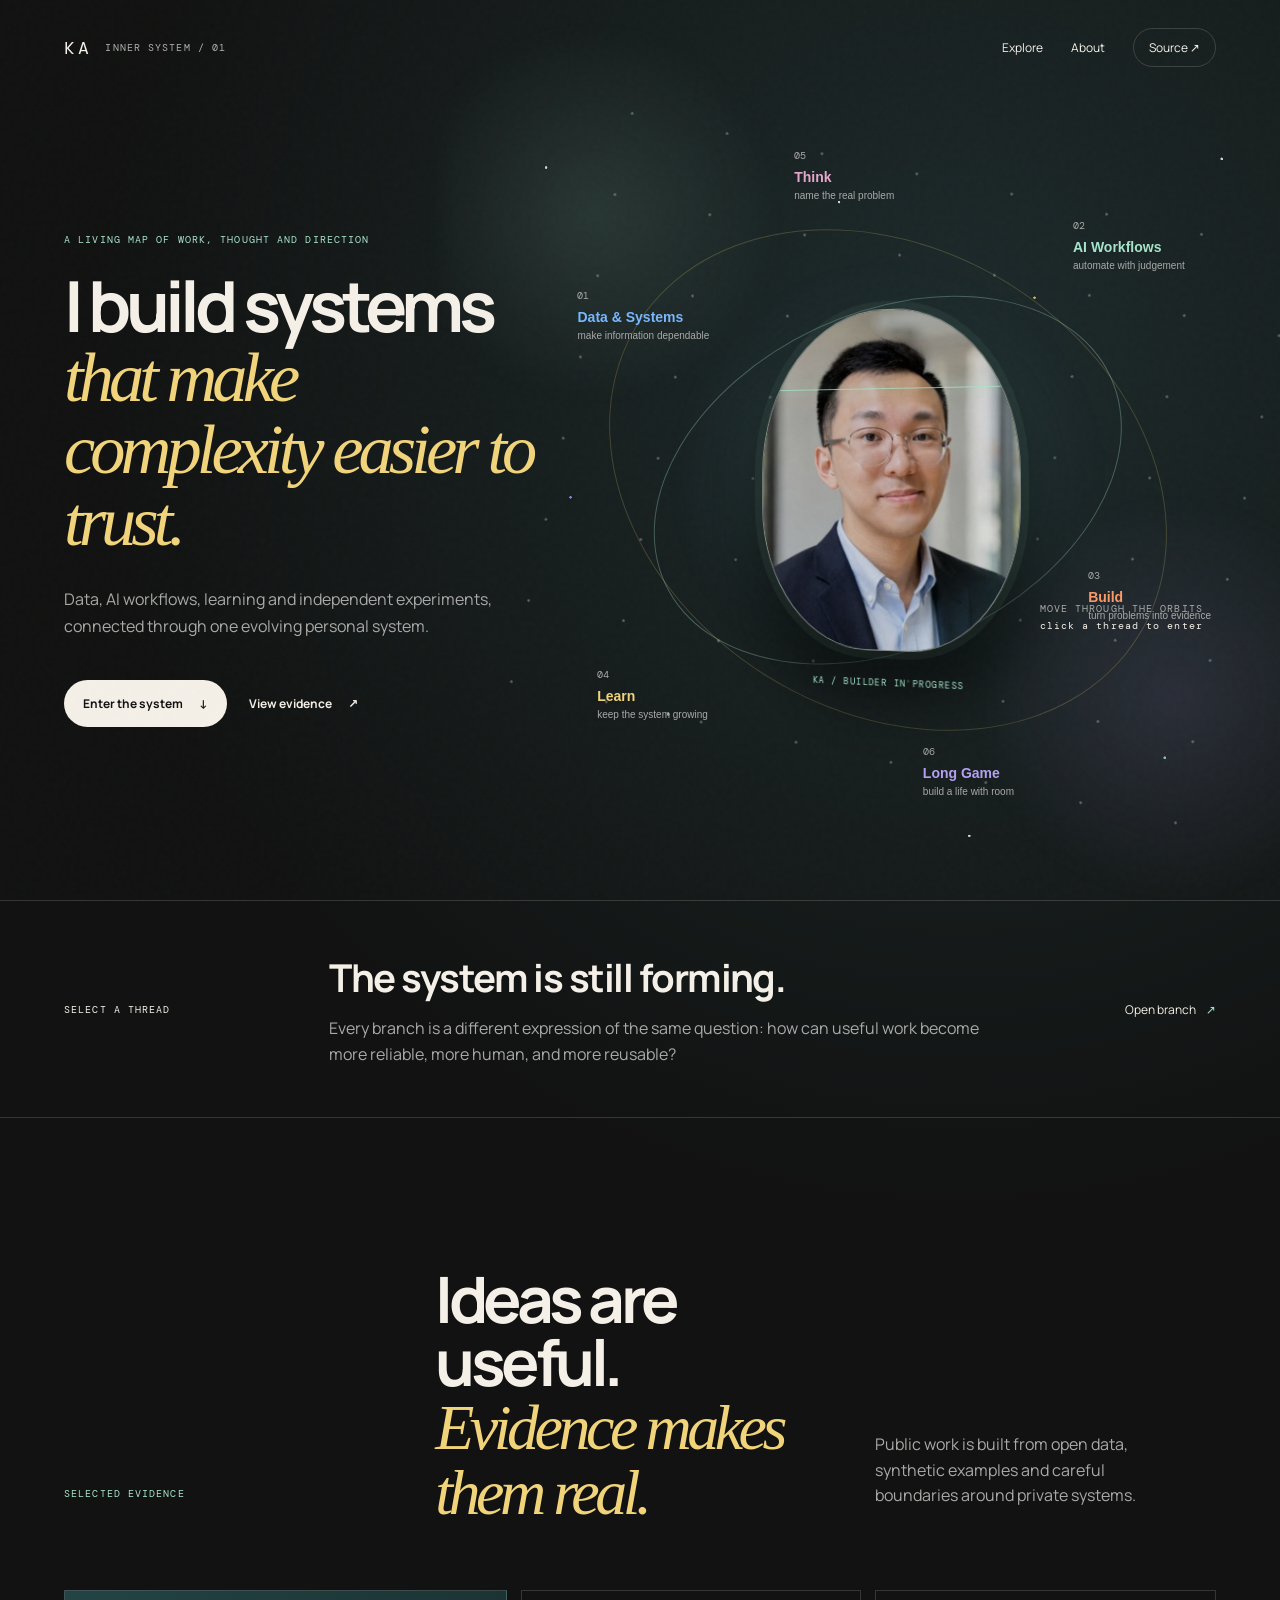
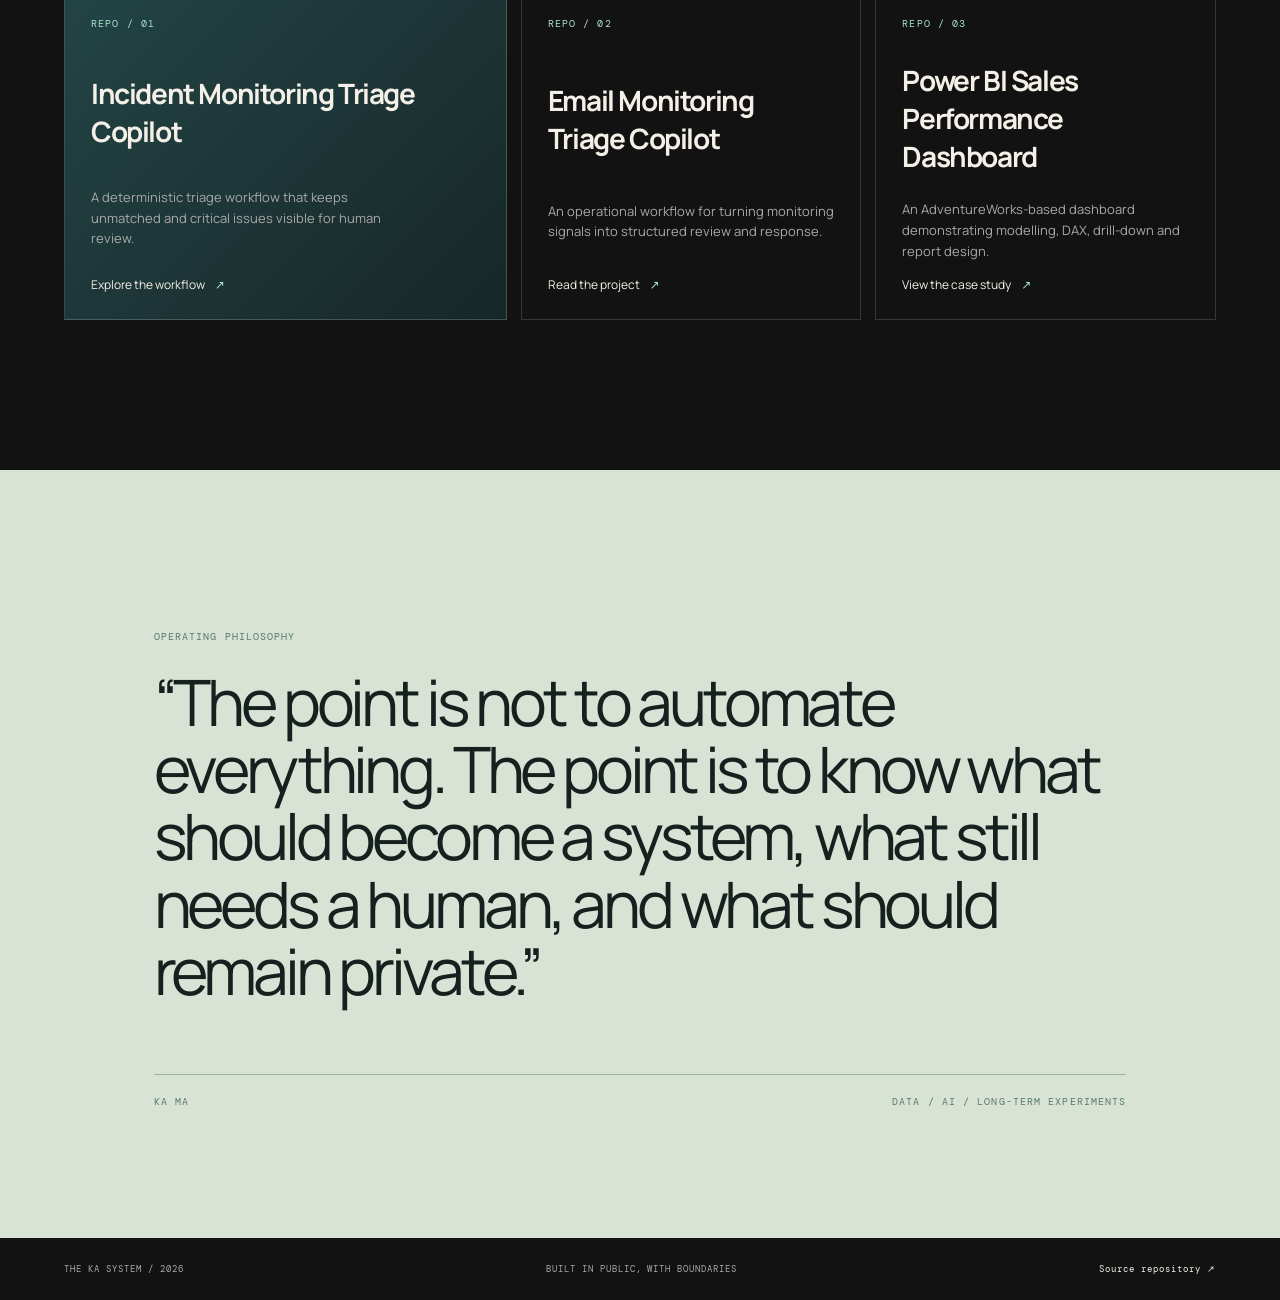
<file: index.html>
<!doctype html>
<html lang="en">
  <head>
    <meta charset="UTF-8" />
    <meta name="viewport" content="width=device-width, initial-scale=1.0" />
    <meta name="description" content="The Ka System: a living map of data, AI workflows, learning, and long-term experiments." />
    <title>The Ka System</title>
    <link rel="preconnect" href="https://fonts.googleapis.com" />
    <link rel="preconnect" href="https://fonts.gstatic.com" crossorigin />
    <link href="https://fonts.googleapis.com/css2?family=DM+Mono:wght@400;500&family=Manrope:wght@400;500;600;700;800&display=swap" rel="stylesheet" />
    <link rel="stylesheet" href="styles.css" />
    <link rel="stylesheet" href="portrait-overrides.css" />
  </head>
  <body>
    <div class="noise" aria-hidden="true"></div>
    <header class="topbar">
      <a class="brand" href="#top" aria-label="The Ka System home"><span>KA</span><small>INNER SYSTEM / 01</small></a>
      <nav class="topnav" aria-label="Primary navigation">
        <a href="#map">Explore</a>
        <a href="about/">About</a>
        <a class="outline-link" href="https://github.com/Ka-Chun-Ma/the-ka-system" target="_blank" rel="noreferrer">Source ↗</a>
      </nav>
    </header>

    <main id="top">
      <section class="hero" aria-labelledby="hero-title">
        <div class="hero-copy">
          <p class="eyebrow">A living map of work, thought and direction</p>
          <h1 id="hero-title">I build systems<br /><em>that make complexity easier to trust.</em></h1>
          <p class="lede">Data, AI workflows, learning and independent experiments, connected through one evolving personal system.</p>
          <div class="hero-actions">
            <a class="primary-button" href="#map">Enter the system <span>↓</span></a>
            <a class="text-button" href="projects/">View evidence <span>↗</span></a>
          </div>
        </div>

        <div class="scene" id="map" aria-label="Interactive map of Ka's interests">
          <div class="stars" aria-hidden="true"></div>
          <div class="orbit orbit-one"></div>
          <div class="orbit orbit-two"></div>
          <div class="portrait-shell" aria-label="Portrait of Ka">
            <div class="portrait-glow"></div>
            <div class="portrait-frame"><img src="assets/ka-linkedin.png" alt="Ka wearing glasses and a navy blazer" /><span class="portrait-scan"></span></div>
            <span class="portrait-label">KA / BUILDER IN PROGRESS</span>
          </div>

          <button class="node node-data" data-branch="data"><span class="node-number">01</span><strong>Data & Systems</strong><small>make information dependable</small></button>
          <button class="node node-ai" data-branch="ai"><span class="node-number">02</span><strong>AI Workflows</strong><small>automate with judgement</small></button>
          <button class="node node-build" data-branch="build"><span class="node-number">03</span><strong>Build</strong><small>turn problems into evidence</small></button>
          <button class="node node-learn" data-branch="learn"><span class="node-number">04</span><strong>Learn</strong><small>keep the system growing</small></button>
          <button class="node node-think" data-branch="think"><span class="node-number">05</span><strong>Think</strong><small>name the real problem</small></button>
          <button class="node node-life" data-branch="life"><span class="node-number">06</span><strong>Long Game</strong><small>build a life with room</small></button>
          <div class="scene-caption">MOVE THROUGH THE ORBITS<br /><span>click a thread to enter</span></div>
        </div>
      </section>

      <section class="branch-panel" id="branch-panel" aria-live="polite">
        <div class="panel-index" id="panel-index">SELECT A THREAD</div>
        <div><h2 id="panel-title">The system is still forming.</h2><p id="panel-copy">Every branch is a different expression of the same question: how can useful work become more reliable, more human, and more reusable?</p></div>
        <a class="panel-link" id="panel-link" href="#build">Open branch <span>↗</span></a>
      </section>

      <section class="evidence-section" id="build">
        <div class="section-heading"><p class="eyebrow">Selected evidence</p><h2>Ideas are useful.<br /><em>Evidence makes them real.</em></h2><p>Public work is built from open data, synthetic examples and careful boundaries around private systems.</p></div>
        <div class="evidence-grid">
          <article class="evidence-card featured"><span class="card-tag">REPO / 01</span><h3>Incident Monitoring Triage Copilot</h3><p>A deterministic triage workflow that keeps unmatched and critical issues visible for human review.</p><a href="workflows/incident-triage/">Explore the workflow <span>↗</span></a></article>
          <article class="evidence-card"><span class="card-tag">REPO / 02</span><h3>Email Monitoring Triage Copilot</h3><p>An operational workflow for turning monitoring signals into structured review and response.</p><a href="projects/email-monitoring-triage-copilot/">Read the project <span>↗</span></a></article>
          <article class="evidence-card"><span class="card-tag">REPO / 03</span><h3>Power BI Sales Performance Dashboard</h3><p>An AdventureWorks-based dashboard demonstrating modelling, DAX, drill-down and report design.</p><a href="projects/powerbi-sales-performance-dashboard/">View the case study <span>↗</span></a></article>
        </div>
      </section>

      <section class="manifesto" id="about"><p class="eyebrow">Operating philosophy</p><blockquote>“The point is not to automate everything. The point is to know what should become a system, what still needs a human, and what should remain private.”</blockquote><div class="manifesto-meta"><span>KA MA</span><span>DATA / AI / LONG-TERM EXPERIMENTS</span></div></section>
    </main>

    <footer><span>THE KA SYSTEM / 2026</span><span>BUILT IN PUBLIC, WITH BOUNDARIES</span><a href="https://github.com/Ka-Chun-Ma/the-ka-system" target="_blank" rel="noreferrer">Source repository ↗</a></footer>
    <script src="script.js"></script>
  </body>
</html>
</file>
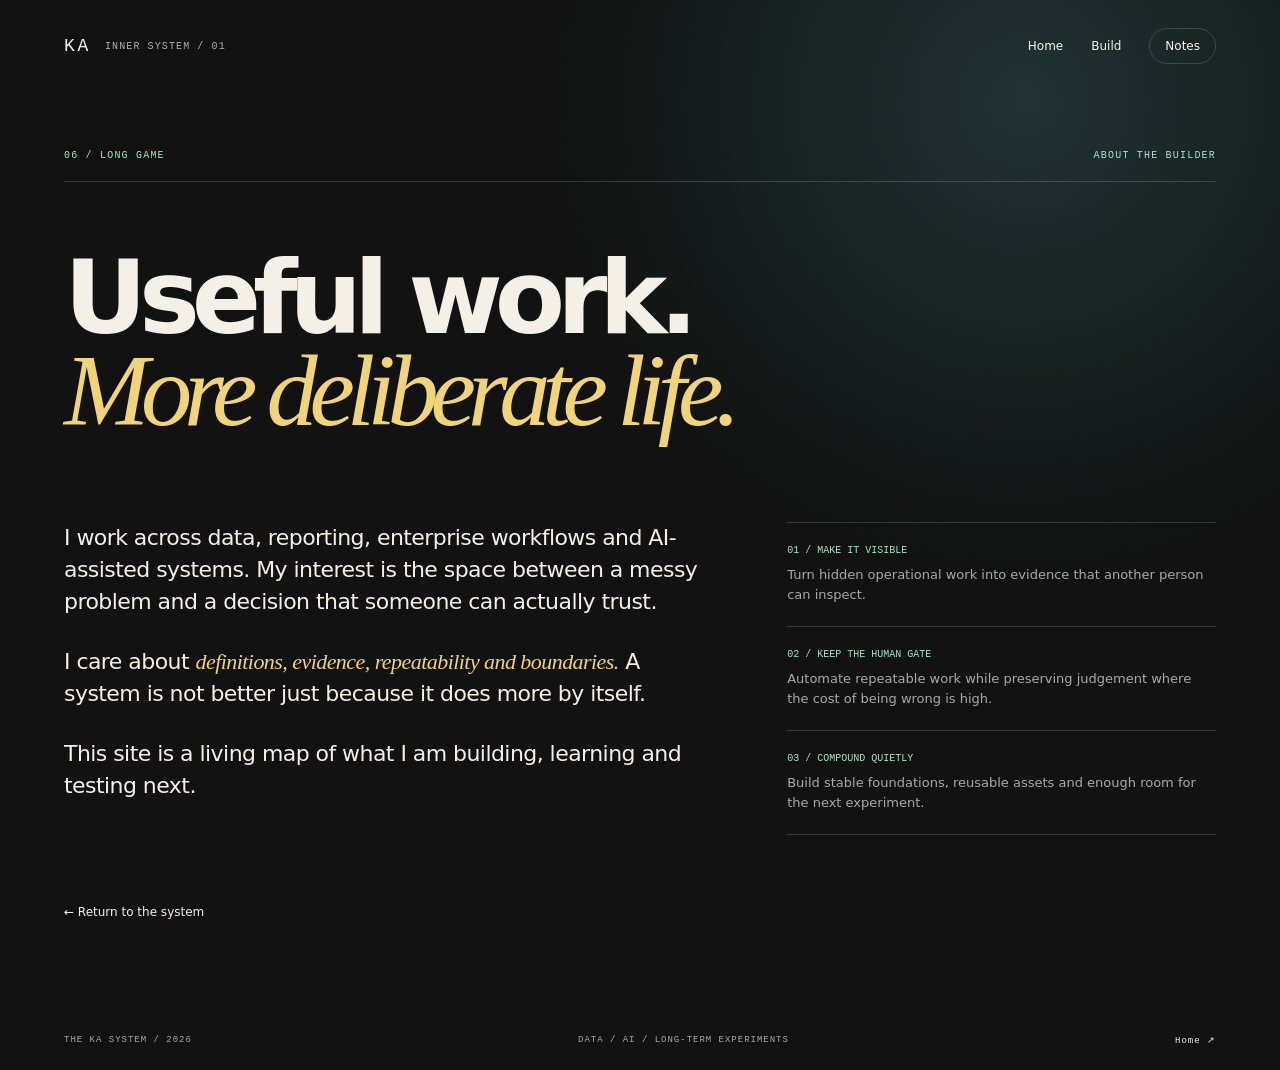
<file: about/index.html>
<!doctype html><html lang="en"><head><meta charset="UTF-8"><meta name="viewport" content="width=device-width, initial-scale=1.0"><meta name="description" content="About Ka, a data and AI workflow practitioner building reliable systems with room for long-term experiments."><title>About / The Ka System</title><link rel="stylesheet" href="../styles.css"><link rel="stylesheet" href="../portrait-overrides.css"><link rel="stylesheet" href="../inner-pages.css"></head><body><header class="topbar"><a class="brand" href="../"><span>KA</span><small>INNER SYSTEM / 01</small></a><nav class="topnav"><a href="../">Home</a><a href="../projects/">Build</a><a class="outline-link" href="../notes/">Notes</a></nav></header><main class="inner-page"><div class="inner-wrap"><div class="inner-kicker"><span>06 / LONG GAME</span><span>ABOUT THE BUILDER</span></div><h1>Useful work.<br><em>More deliberate life.</em></h1><div class="about-layout"><div class="about-copy"><p>I work across data, reporting, enterprise workflows and AI-assisted systems. My interest is the space between a messy problem and a decision that someone can actually trust.</p><p>I care about <em>definitions, evidence, repeatability and boundaries.</em> A system is not better just because it does more by itself.</p><p>This site is a living map of what I am building, learning and testing next.</p></div><div class="principles"><div class="principle"><small>01 / MAKE IT VISIBLE</small><p>Turn hidden operational work into evidence that another person can inspect.</p></div><div class="principle"><small>02 / KEEP THE HUMAN GATE</small><p>Automate repeatable work while preserving judgement where the cost of being wrong is high.</p></div><div class="principle"><small>03 / COMPOUND QUIETLY</small><p>Build stable foundations, reusable assets and enough room for the next experiment.</p></div></div></div><a class="inner-back" href="../">← Return to the system</a></div></main><footer><span>THE KA SYSTEM / 2026</span><span>DATA / AI / LONG-TERM EXPERIMENTS</span><a href="../">Home ↗</a></footer></body></html>
</file>
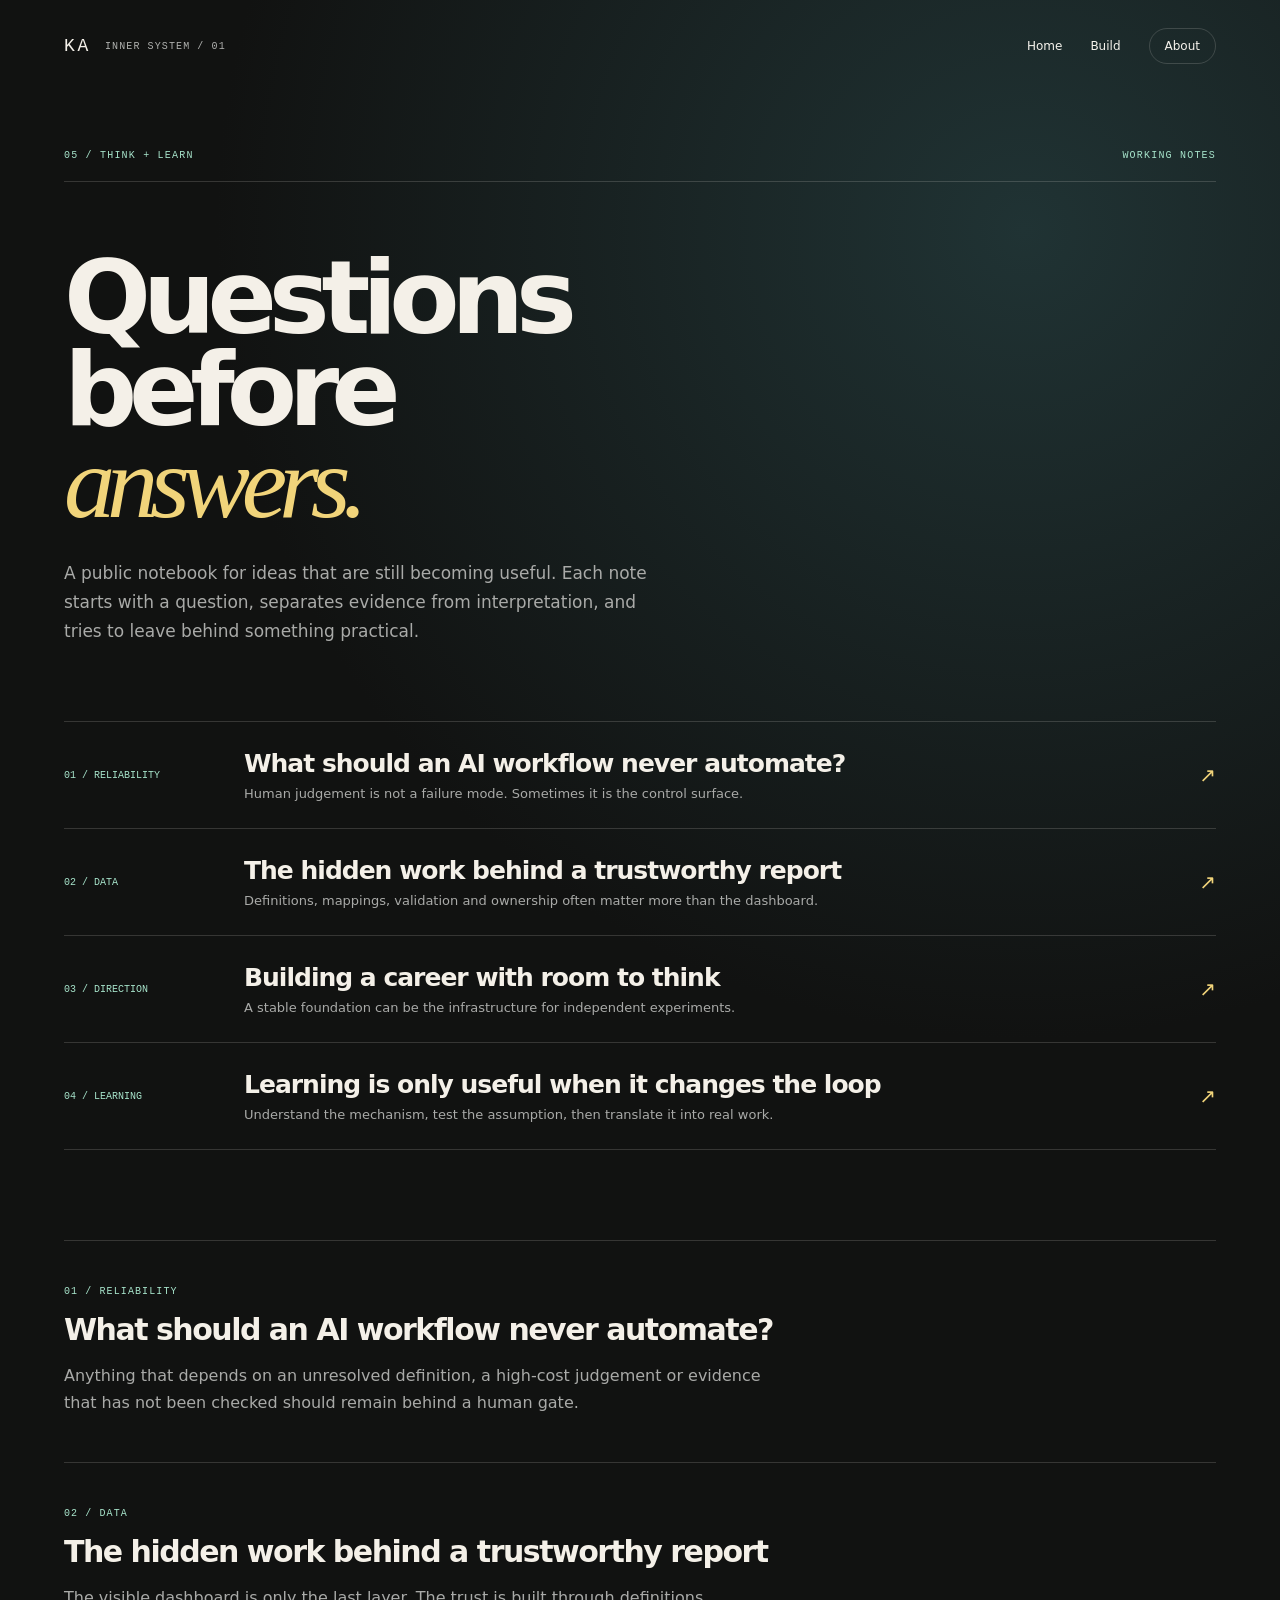
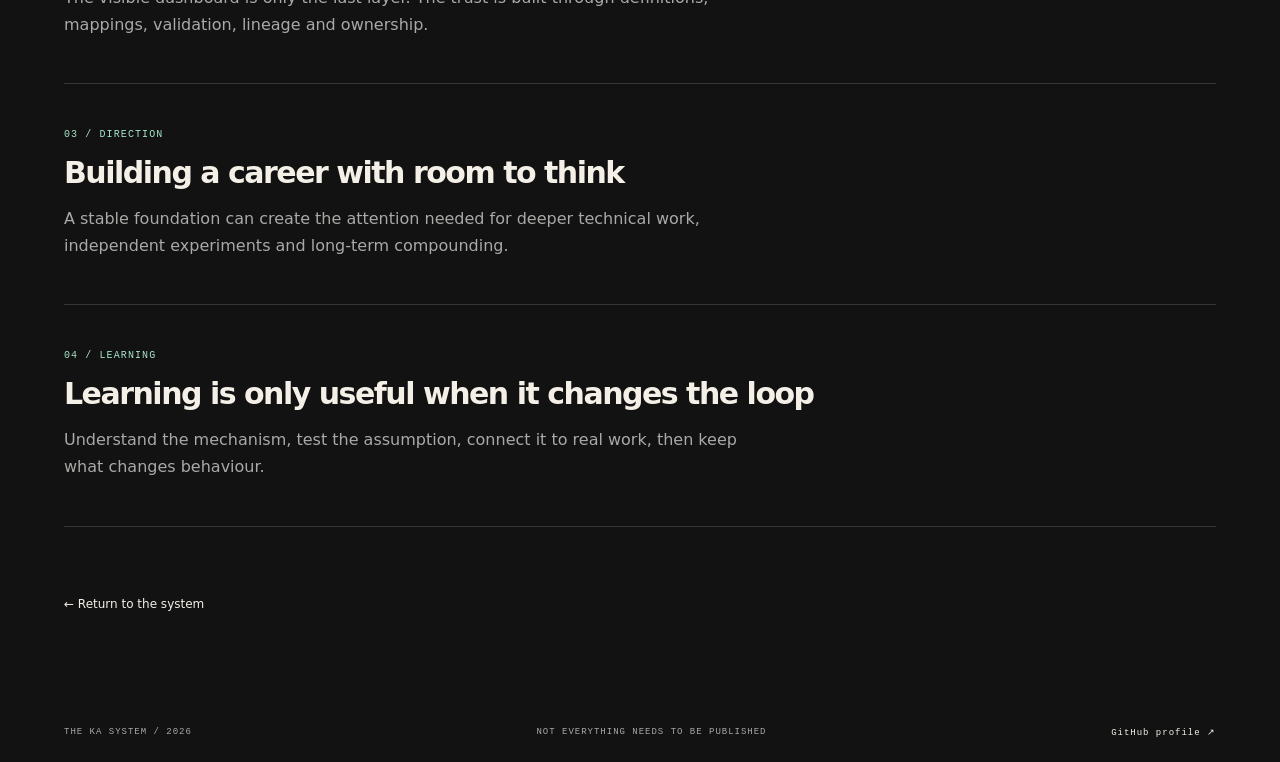
<file: notes/index.html>
<!doctype html><html lang="en"><head><meta charset="UTF-8"><meta name="viewport" content="width=device-width, initial-scale=1.0"><meta name="description" content="Notes and working ideas from Ka on data, AI workflows and long-term systems thinking."><title>Notes / The Ka System</title><link rel="stylesheet" href="../styles.css"><link rel="stylesheet" href="../portrait-overrides.css"><link rel="stylesheet" href="../inner-pages.css"><link rel="stylesheet" href="../note-overrides.css"></head><body><header class="topbar"><a class="brand" href="../"><span>KA</span><small>INNER SYSTEM / 01</small></a><nav class="topnav"><a href="../">Home</a><a href="../projects/">Build</a><a class="outline-link" href="../about/">About</a></nav></header><main class="inner-page"><div class="inner-wrap"><div class="inner-kicker"><span>05 / THINK + LEARN</span><span>WORKING NOTES</span></div><h1>Questions before<br><em>answers.</em></h1><p class="inner-intro">A public notebook for ideas that are still becoming useful. Each note starts with a question, separates evidence from interpretation, and tries to leave behind something practical.</p><div class="note-list"><a class="note-row" href="#reliability"><time>01 / RELIABILITY</time><div><h2>What should an AI workflow never automate?</h2><p>Human judgement is not a failure mode. Sometimes it is the control surface.</p></div><span>↗</span></a><a class="note-row" href="#data"><time>02 / DATA</time><div><h2>The hidden work behind a trustworthy report</h2><p>Definitions, mappings, validation and ownership often matter more than the dashboard.</p></div><span>↗</span></a><a class="note-row" href="#career"><time>03 / DIRECTION</time><div><h2>Building a career with room to think</h2><p>A stable foundation can be the infrastructure for independent experiments.</p></div><span>↗</span></a><a class="note-row" href="#learning"><time>04 / LEARNING</time><div><h2>Learning is only useful when it changes the loop</h2><p>Understand the mechanism, test the assumption, then translate it into real work.</p></div><span>↗</span></a></div><div class="note-details"><article class="note-detail" id="reliability"><span class="card-tag">01 / RELIABILITY</span><h2>What should an AI workflow never automate?</h2><p>Anything that depends on an unresolved definition, a high-cost judgement or evidence that has not been checked should remain behind a human gate.</p></article><article class="note-detail" id="data"><span class="card-tag">02 / DATA</span><h2>The hidden work behind a trustworthy report</h2><p>The visible dashboard is only the last layer. The trust is built through definitions, mappings, validation, lineage and ownership.</p></article><article class="note-detail" id="career"><span class="card-tag">03 / DIRECTION</span><h2>Building a career with room to think</h2><p>A stable foundation can create the attention needed for deeper technical work, independent experiments and long-term compounding.</p></article><article class="note-detail" id="learning"><span class="card-tag">04 / LEARNING</span><h2>Learning is only useful when it changes the loop</h2><p>Understand the mechanism, test the assumption, connect it to real work, then keep what changes behaviour.</p></article></div><a class="inner-back" href="../">← Return to the system</a></div></main><footer><span>THE KA SYSTEM / 2026</span><span>NOT EVERYTHING NEEDS TO BE PUBLISHED</span><a href="https://github.com/Ka-Chun-Ma" target="_blank" rel="noreferrer">GitHub profile ↗</a></footer></body></html>
</file>
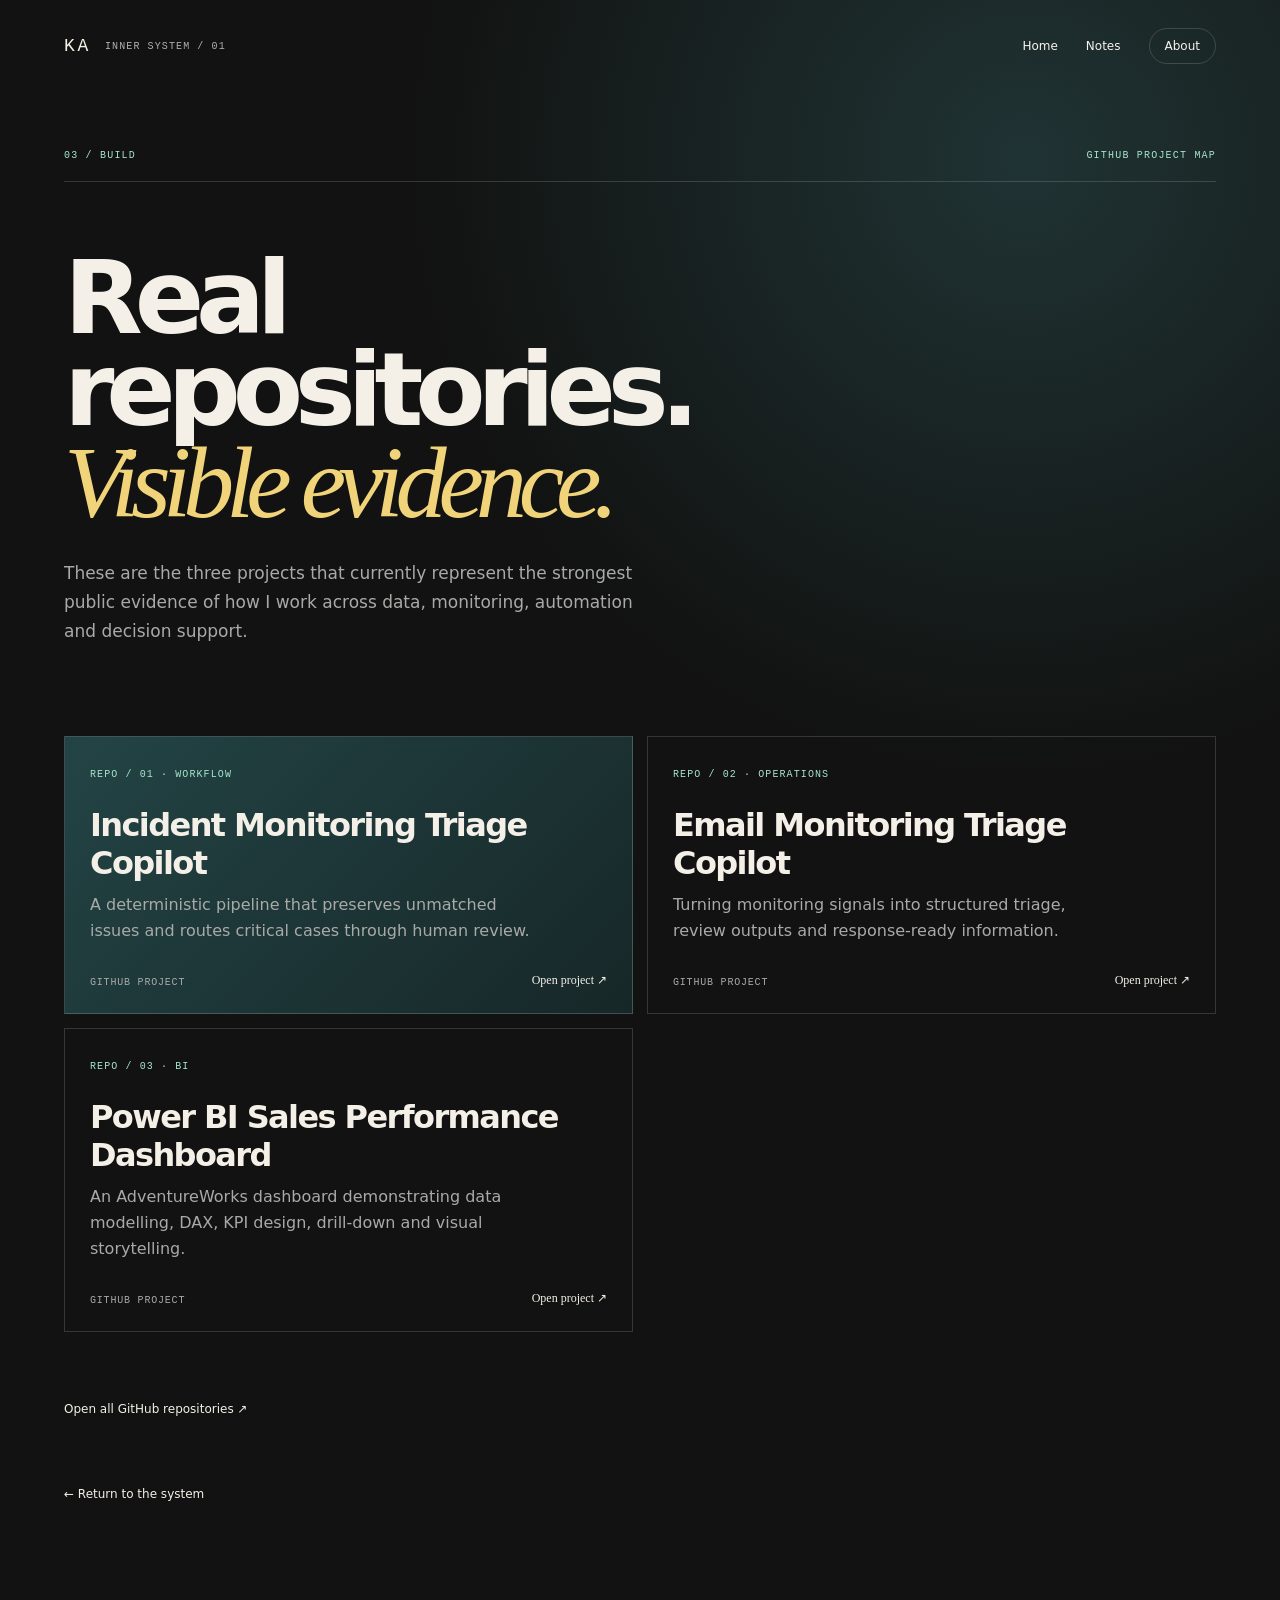
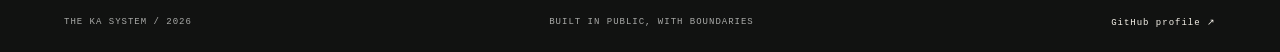
<file: projects/index.html>
<!doctype html>
<html lang="en">
<head><meta charset="UTF-8"><meta name="viewport" content="width=device-width, initial-scale=1.0"><meta name="description" content="Ka's selected GitHub projects across data, monitoring and Power BI."><title>Project Map / The Ka System</title><link rel="stylesheet" href="../styles.css"><link rel="stylesheet" href="../portrait-overrides.css"><link rel="stylesheet" href="../inner-pages.css"></head>
<body><header class="topbar"><a class="brand" href="../"><span>KA</span><small>INNER SYSTEM / 01</small></a><nav class="topnav"><a href="../">Home</a><a href="../notes/">Notes</a><a class="outline-link" href="../about/">About</a></nav></header>
<main class="inner-page"><div class="inner-wrap"><div class="inner-kicker"><span>03 / BUILD</span><span>GITHUB PROJECT MAP</span></div><h1>Real repositories.<br><em>Visible evidence.</em></h1><p class="inner-intro">These are the three projects that currently represent the strongest public evidence of how I work across data, monitoring, automation and decision support.</p><div class="inner-grid">
<a class="inner-card featured" href="../workflows/incident-triage/"><div><span class="card-tag">REPO / 01 · WORKFLOW</span><h2>Incident Monitoring Triage Copilot</h2><p>A deterministic pipeline that preserves unmatched issues and routes critical cases through human review.</p></div><div class="card-footer"><span>GITHUB PROJECT</span><span>Open project ↗</span></div></a>
<a class="inner-card" href="email-monitoring-triage-copilot/"><div><span class="card-tag">REPO / 02 · OPERATIONS</span><h2>Email Monitoring Triage Copilot</h2><p>Turning monitoring signals into structured triage, review outputs and response-ready information.</p></div><div class="card-footer"><span>GITHUB PROJECT</span><span>Open project ↗</span></div></a>
<a class="inner-card" href="powerbi-sales-performance-dashboard/"><div><span class="card-tag">REPO / 03 · BI</span><h2>Power BI Sales Performance Dashboard</h2><p>An AdventureWorks dashboard demonstrating data modelling, DAX, KPI design, drill-down and visual storytelling.</p></div><div class="card-footer"><span>GITHUB PROJECT</span><span>Open project ↗</span></div></a>
</div><a class="inner-back" href="https://github.com/Ka-Chun-Ma" target="_blank" rel="noreferrer">Open all GitHub repositories ↗</a><br><a class="inner-back" href="../">← Return to the system</a></div></main><footer><span>THE KA SYSTEM / 2026</span><span>BUILT IN PUBLIC, WITH BOUNDARIES</span><a href="https://github.com/Ka-Chun-Ma" target="_blank" rel="noreferrer">GitHub profile ↗</a></footer></body></html>
</file>
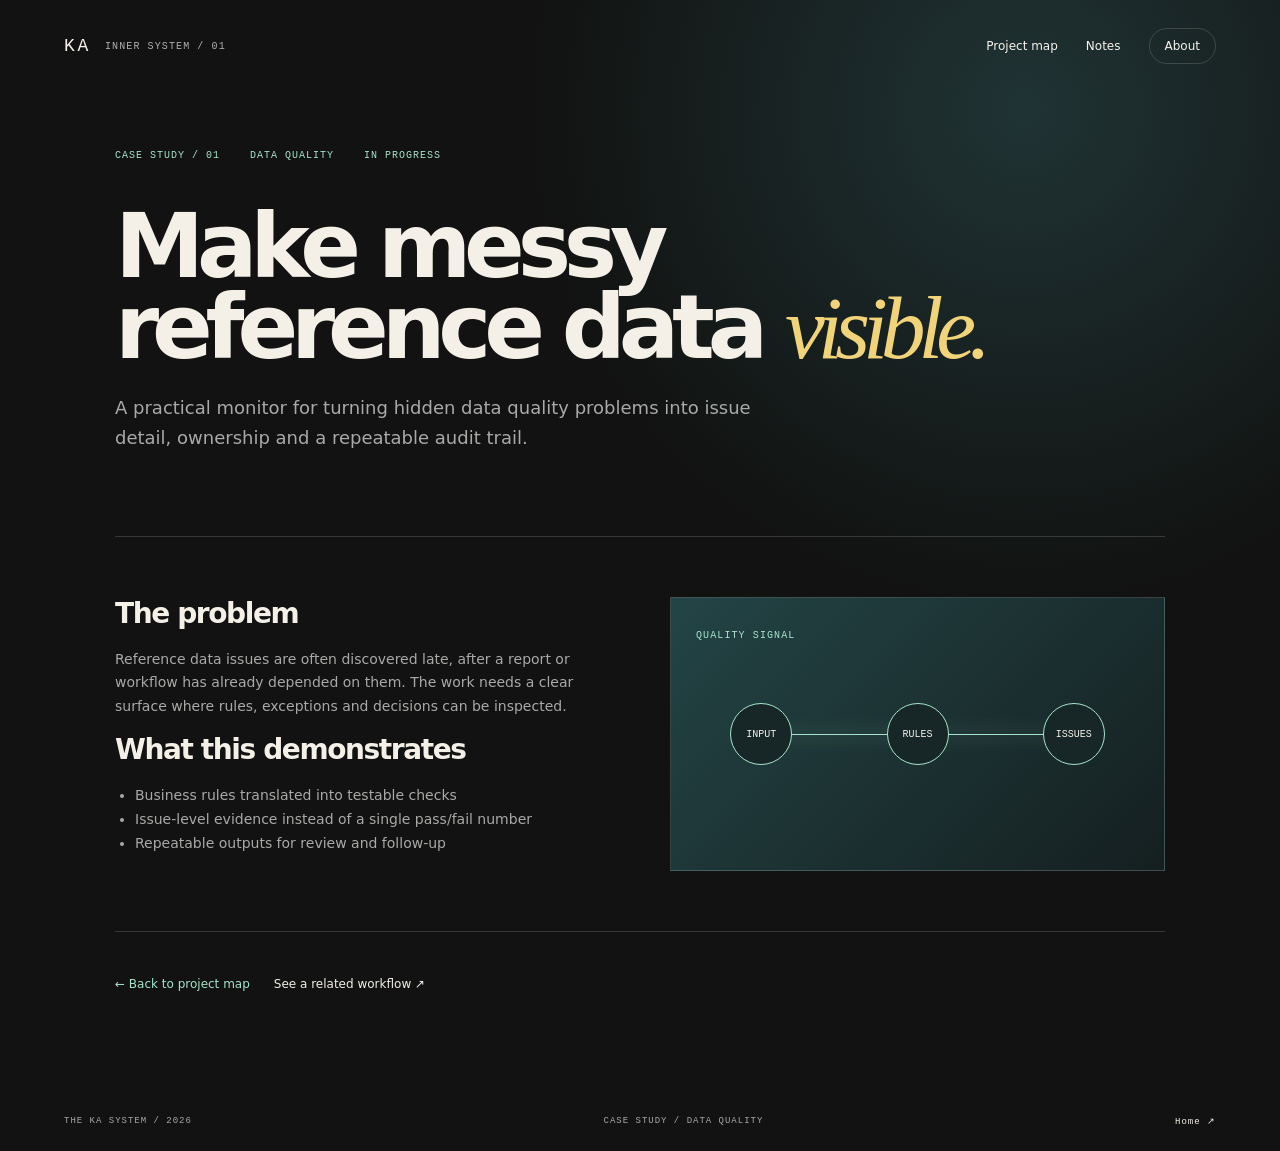
<file: projects/data-quality-monitor/index.html>
<!doctype html><html lang="en"><head><meta charset="UTF-8"><meta name="viewport" content="width=device-width, initial-scale=1.0"><title>Data Quality Monitor / The Ka System</title><link rel="stylesheet" href="../../styles.css"><link rel="stylesheet" href="../../portrait-overrides.css"><link rel="stylesheet" href="../../detail-pages.css"></head><body><header class="topbar"><a class="brand" href="../../"><span>KA</span><small>INNER SYSTEM / 01</small></a><nav class="topnav"><a href="../../projects/">Project map</a><a href="../../notes/">Notes</a><a class="outline-link" href="../../about/">About</a></nav></header><main class="detail-page"><div class="detail-wrap"><section class="detail-hero"><div class="detail-meta"><span>CASE STUDY / 01</span><span>DATA QUALITY</span><span>IN PROGRESS</span></div><h1>Make messy reference data <em>visible.</em></h1><p>A practical monitor for turning hidden data quality problems into issue detail, ownership and a repeatable audit trail.</p></section><section class="detail-content"><div><h2>The problem</h2><p>Reference data issues are often discovered late, after a report or workflow has already depended on them. The work needs a clear surface where rules, exceptions and decisions can be inspected.</p><h2>What this demonstrates</h2><ul><li>Business rules translated into testable checks</li><li>Issue-level evidence instead of a single pass/fail number</li><li>Repeatable outputs for review and follow-up</li></ul></div><div class="detail-visual"><span class="card-tag">QUALITY SIGNAL</span><div class="flow-line"></div><div class="flow-nodes"><div class="flow-node">INPUT</div><div class="flow-node">RULES</div><div class="flow-node">ISSUES</div></div></div></section><div class="detail-actions"><a href="../../projects/">← Back to project map</a><a href="../../workflows/incident-triage/">See a related workflow ↗</a></div></div></main><footer><span>THE KA SYSTEM / 2026</span><span>CASE STUDY / DATA QUALITY</span><a href="../../">Home ↗</a></footer></body></html>
</file>
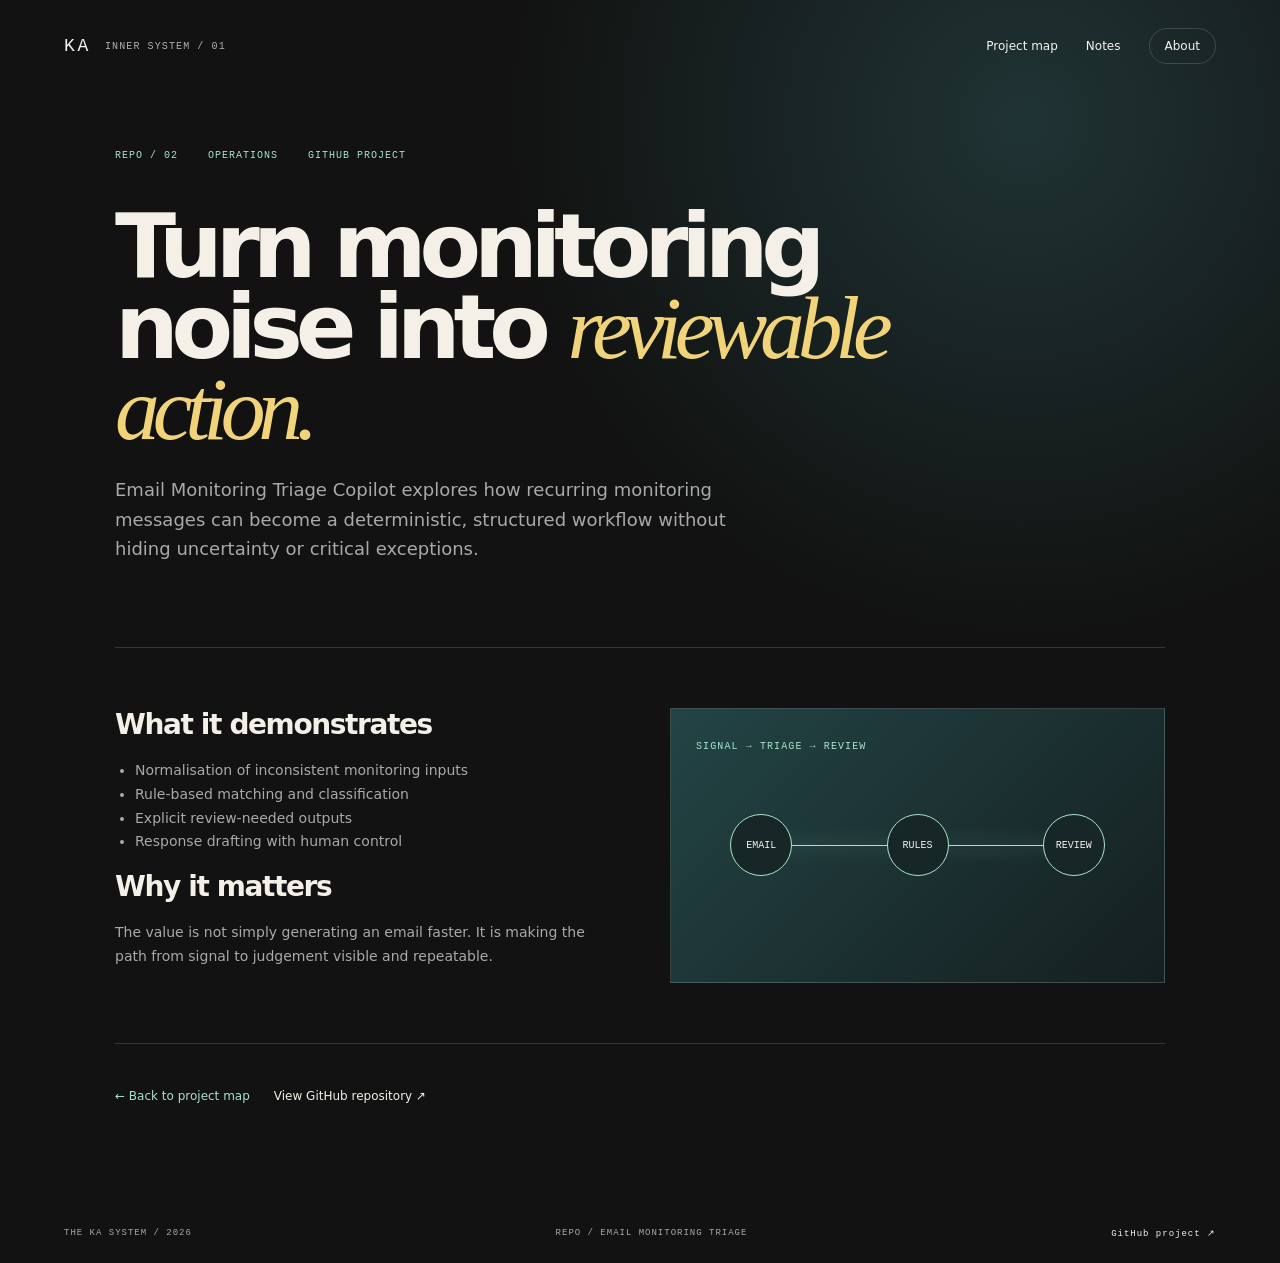
<file: projects/email-monitoring-triage-copilot/index.html>
<!doctype html><html lang="en"><head><meta charset="UTF-8"><meta name="viewport" content="width=device-width, initial-scale=1.0"><title>Email Monitoring Triage Copilot / The Ka System</title><link rel="stylesheet" href="../../styles.css"><link rel="stylesheet" href="../../portrait-overrides.css"><link rel="stylesheet" href="../../detail-pages.css"></head><body><header class="topbar"><a class="brand" href="../../"><span>KA</span><small>INNER SYSTEM / 01</small></a><nav class="topnav"><a href="../../projects/">Project map</a><a href="../../notes/">Notes</a><a class="outline-link" href="../../about/">About</a></nav></header><main class="detail-page"><div class="detail-wrap"><section class="detail-hero"><div class="detail-meta"><span>REPO / 02</span><span>OPERATIONS</span><span>GITHUB PROJECT</span></div><h1>Turn monitoring noise into <em>reviewable action.</em></h1><p>Email Monitoring Triage Copilot explores how recurring monitoring messages can become a deterministic, structured workflow without hiding uncertainty or critical exceptions.</p></section><section class="detail-content"><div><h2>What it demonstrates</h2><ul><li>Normalisation of inconsistent monitoring inputs</li><li>Rule-based matching and classification</li><li>Explicit review-needed outputs</li><li>Response drafting with human control</li></ul><h2>Why it matters</h2><p>The value is not simply generating an email faster. It is making the path from signal to judgement visible and repeatable.</p></div><div class="detail-visual"><span class="card-tag">SIGNAL → TRIAGE → REVIEW</span><div class="flow-line"></div><div class="flow-nodes"><div class="flow-node">EMAIL</div><div class="flow-node">RULES</div><div class="flow-node">REVIEW</div></div></div></section><div class="detail-actions"><a href="../../projects/">← Back to project map</a><a href="https://github.com/Ka-Chun-Ma/email-monitoring-triage-copilot" target="_blank" rel="noreferrer">View GitHub repository ↗</a></div></div></main><footer><span>THE KA SYSTEM / 2026</span><span>REPO / EMAIL MONITORING TRIAGE</span><a href="https://github.com/Ka-Chun-Ma/email-monitoring-triage-copilot" target="_blank" rel="noreferrer">GitHub project ↗</a></footer></body></html>
</file>
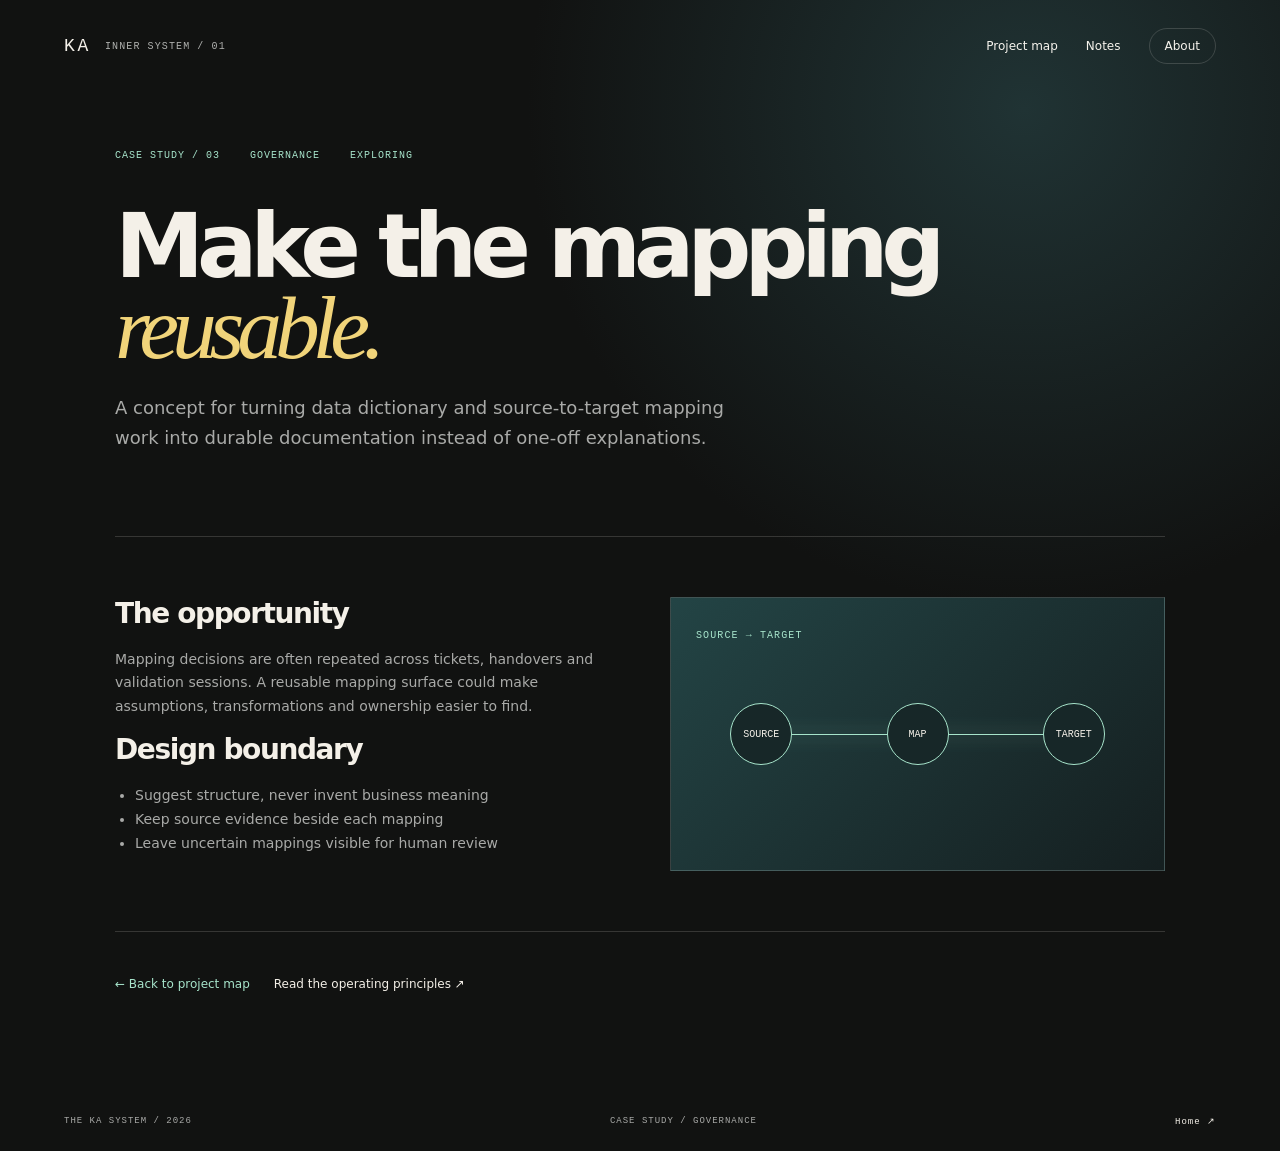
<file: projects/mapping-generator/index.html>
<!doctype html><html lang="en"><head><meta charset="UTF-8"><meta name="viewport" content="width=device-width, initial-scale=1.0"><title>Mapping Generator / The Ka System</title><link rel="stylesheet" href="../../styles.css"><link rel="stylesheet" href="../../portrait-overrides.css"><link rel="stylesheet" href="../../detail-pages.css"></head><body><header class="topbar"><a class="brand" href="../../"><span>KA</span><small>INNER SYSTEM / 01</small></a><nav class="topnav"><a href="../../projects/">Project map</a><a href="../../notes/">Notes</a><a class="outline-link" href="../../about/">About</a></nav></header><main class="detail-page"><div class="detail-wrap"><section class="detail-hero"><div class="detail-meta"><span>CASE STUDY / 03</span><span>GOVERNANCE</span><span>EXPLORING</span></div><h1>Make the mapping <em>reusable.</em></h1><p>A concept for turning data dictionary and source-to-target mapping work into durable documentation instead of one-off explanations.</p></section><section class="detail-content"><div><h2>The opportunity</h2><p>Mapping decisions are often repeated across tickets, handovers and validation sessions. A reusable mapping surface could make assumptions, transformations and ownership easier to find.</p><h2>Design boundary</h2><ul><li>Suggest structure, never invent business meaning</li><li>Keep source evidence beside each mapping</li><li>Leave uncertain mappings visible for human review</li></ul></div><div class="detail-visual"><span class="card-tag">SOURCE → TARGET</span><div class="flow-line"></div><div class="flow-nodes"><div class="flow-node">SOURCE</div><div class="flow-node">MAP</div><div class="flow-node">TARGET</div></div></div></section><div class="detail-actions"><a href="../../projects/">← Back to project map</a><a href="../../about/">Read the operating principles ↗</a></div></div></main><footer><span>THE KA SYSTEM / 2026</span><span>CASE STUDY / GOVERNANCE</span><a href="../../">Home ↗</a></footer></body></html>
</file>
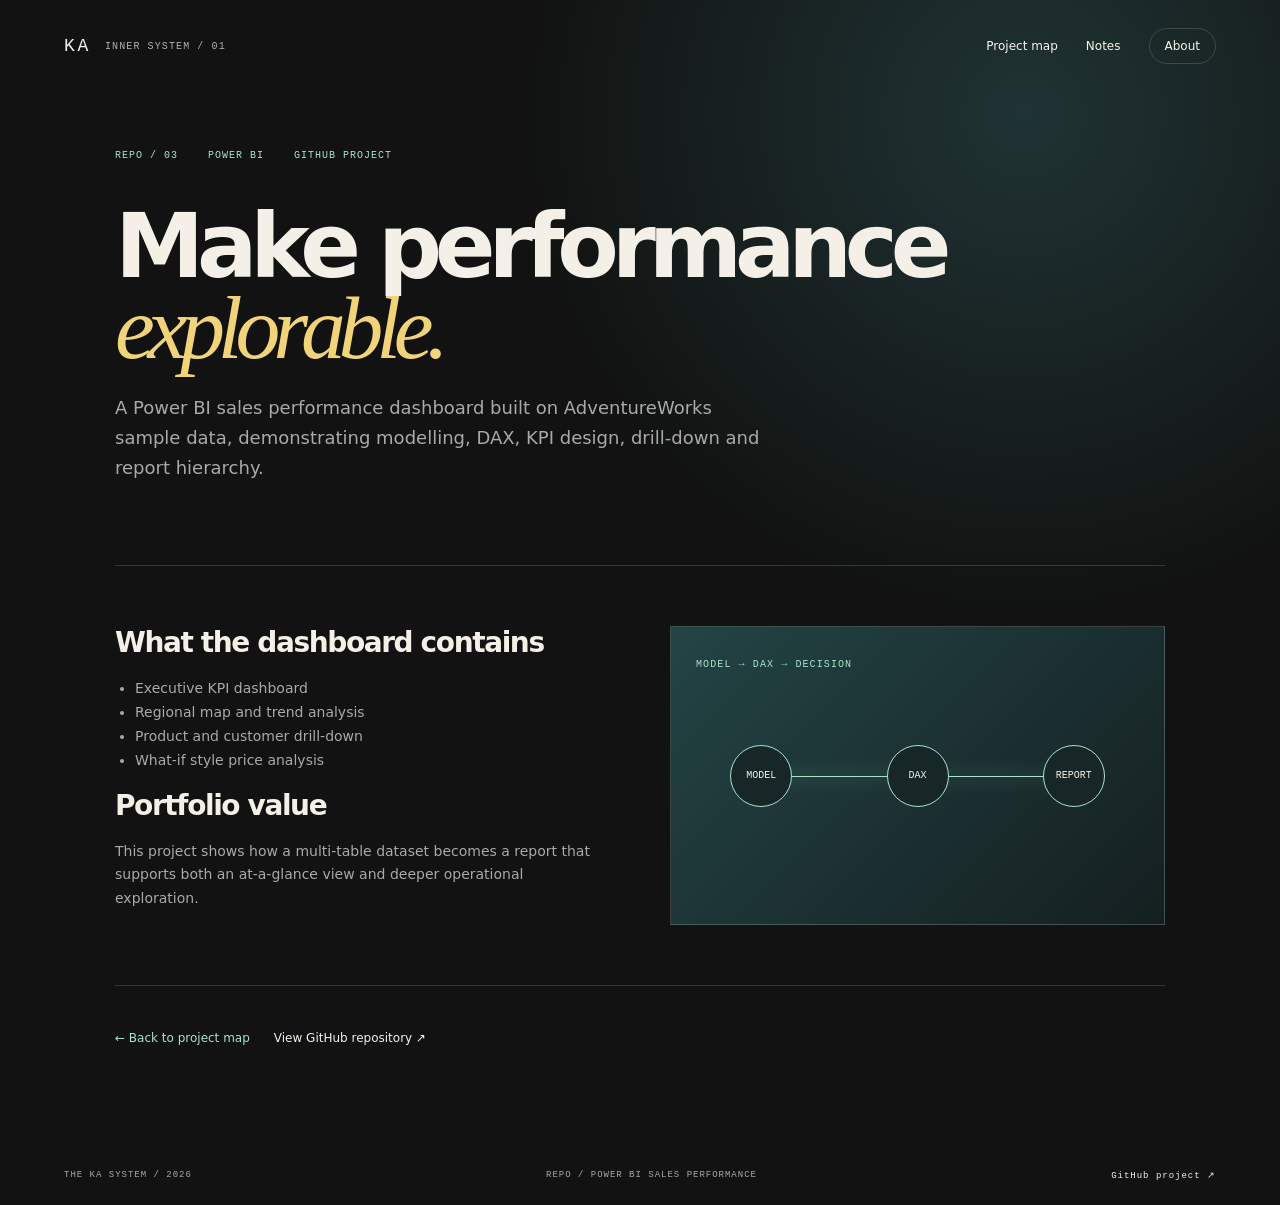
<file: projects/powerbi-sales-performance-dashboard/index.html>
<!doctype html><html lang="en"><head><meta charset="UTF-8"><meta name="viewport" content="width=device-width, initial-scale=1.0"><title>Power BI Sales Performance Dashboard / The Ka System</title><link rel="stylesheet" href="../../styles.css"><link rel="stylesheet" href="../../portrait-overrides.css"><link rel="stylesheet" href="../../detail-pages.css"></head><body><header class="topbar"><a class="brand" href="../../"><span>KA</span><small>INNER SYSTEM / 01</small></a><nav class="topnav"><a href="../../projects/">Project map</a><a href="../../notes/">Notes</a><a class="outline-link" href="../../about/">About</a></nav></header><main class="detail-page"><div class="detail-wrap"><section class="detail-hero"><div class="detail-meta"><span>REPO / 03</span><span>POWER BI</span><span>GITHUB PROJECT</span></div><h1>Make performance <em>explorable.</em></h1><p>A Power BI sales performance dashboard built on AdventureWorks sample data, demonstrating modelling, DAX, KPI design, drill-down and report hierarchy.</p></section><section class="detail-content"><div><h2>What the dashboard contains</h2><ul><li>Executive KPI dashboard</li><li>Regional map and trend analysis</li><li>Product and customer drill-down</li><li>What-if style price analysis</li></ul><h2>Portfolio value</h2><p>This project shows how a multi-table dataset becomes a report that supports both an at-a-glance view and deeper operational exploration.</p></div><div class="detail-visual"><span class="card-tag">MODEL → DAX → DECISION</span><div class="flow-line"></div><div class="flow-nodes"><div class="flow-node">MODEL</div><div class="flow-node">DAX</div><div class="flow-node">REPORT</div></div></div></section><div class="detail-actions"><a href="../../projects/">← Back to project map</a><a href="https://github.com/Ka-Chun-Ma/powerbi-sales-performance-dashboard" target="_blank" rel="noreferrer">View GitHub repository ↗</a></div></div></main><footer><span>THE KA SYSTEM / 2026</span><span>REPO / POWER BI SALES PERFORMANCE</span><a href="https://github.com/Ka-Chun-Ma/powerbi-sales-performance-dashboard" target="_blank" rel="noreferrer">GitHub project ↗</a></footer></body></html>
</file>
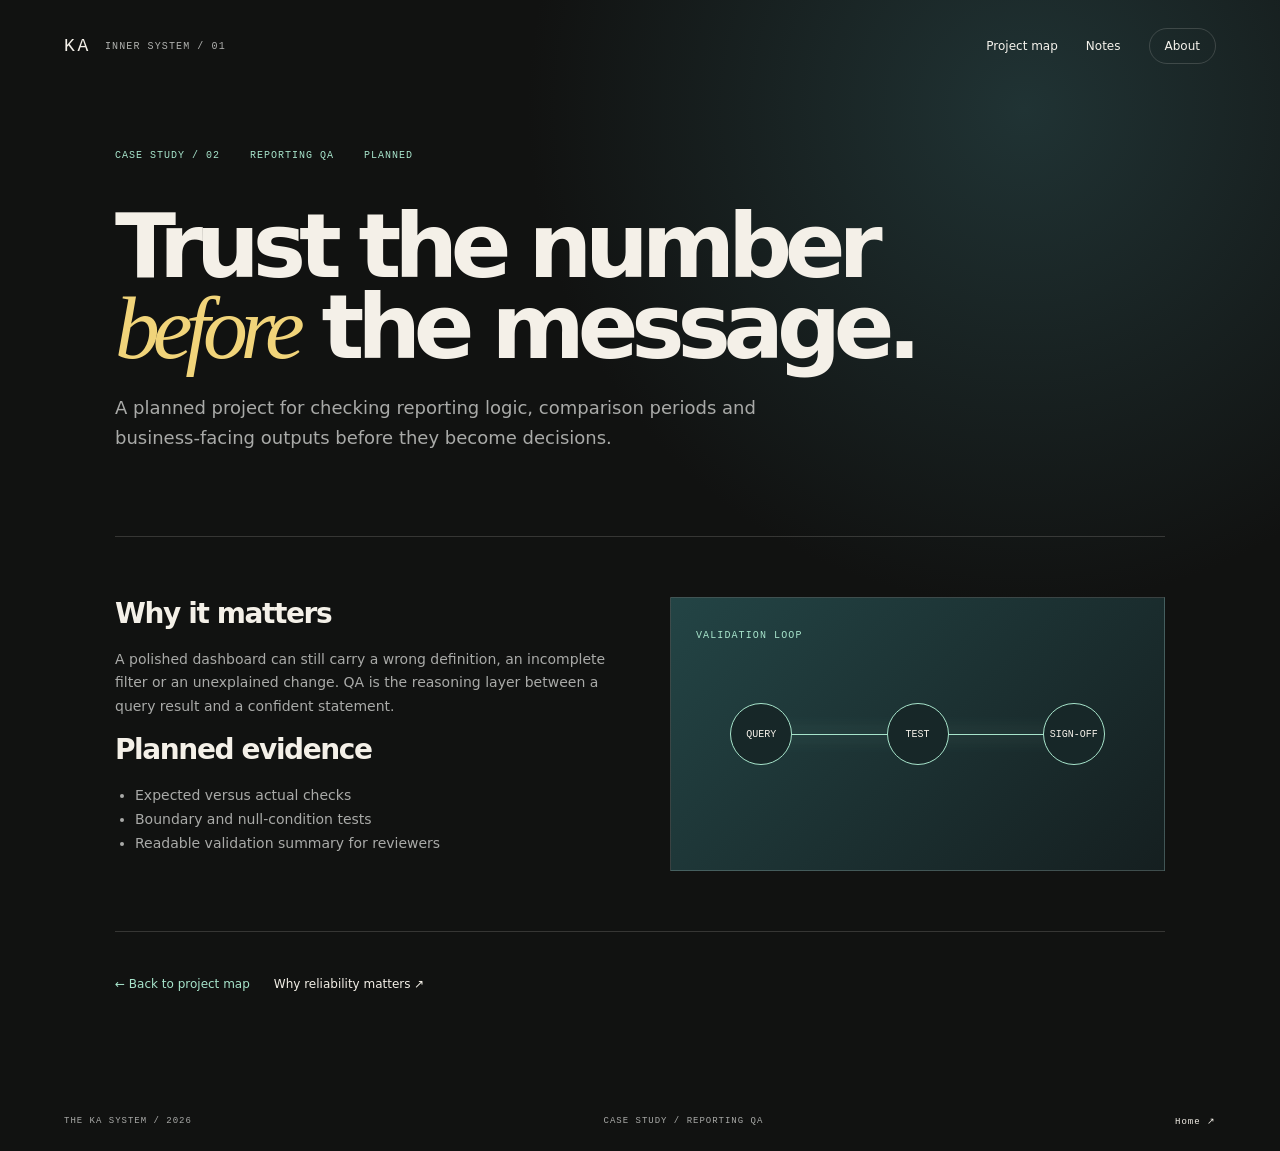
<file: projects/reporting-qa/index.html>
<!doctype html><html lang="en"><head><meta charset="UTF-8"><meta name="viewport" content="width=device-width, initial-scale=1.0"><title>Reporting QA / The Ka System</title><link rel="stylesheet" href="../../styles.css"><link rel="stylesheet" href="../../portrait-overrides.css"><link rel="stylesheet" href="../../detail-pages.css"></head><body><header class="topbar"><a class="brand" href="../../"><span>KA</span><small>INNER SYSTEM / 01</small></a><nav class="topnav"><a href="../../projects/">Project map</a><a href="../../notes/">Notes</a><a class="outline-link" href="../../about/">About</a></nav></header><main class="detail-page"><div class="detail-wrap"><section class="detail-hero"><div class="detail-meta"><span>CASE STUDY / 02</span><span>REPORTING QA</span><span>PLANNED</span></div><h1>Trust the number <em>before</em> the message.</h1><p>A planned project for checking reporting logic, comparison periods and business-facing outputs before they become decisions.</p></section><section class="detail-content"><div><h2>Why it matters</h2><p>A polished dashboard can still carry a wrong definition, an incomplete filter or an unexplained change. QA is the reasoning layer between a query result and a confident statement.</p><h2>Planned evidence</h2><ul><li>Expected versus actual checks</li><li>Boundary and null-condition tests</li><li>Readable validation summary for reviewers</li></ul></div><div class="detail-visual"><span class="card-tag">VALIDATION LOOP</span><div class="flow-line"></div><div class="flow-nodes"><div class="flow-node">QUERY</div><div class="flow-node">TEST</div><div class="flow-node">SIGN-OFF</div></div></div></section><div class="detail-actions"><a href="../../projects/">← Back to project map</a><a href="../../about/">Why reliability matters ↗</a></div></div></main><footer><span>THE KA SYSTEM / 2026</span><span>CASE STUDY / REPORTING QA</span><a href="../../">Home ↗</a></footer></body></html>
</file>
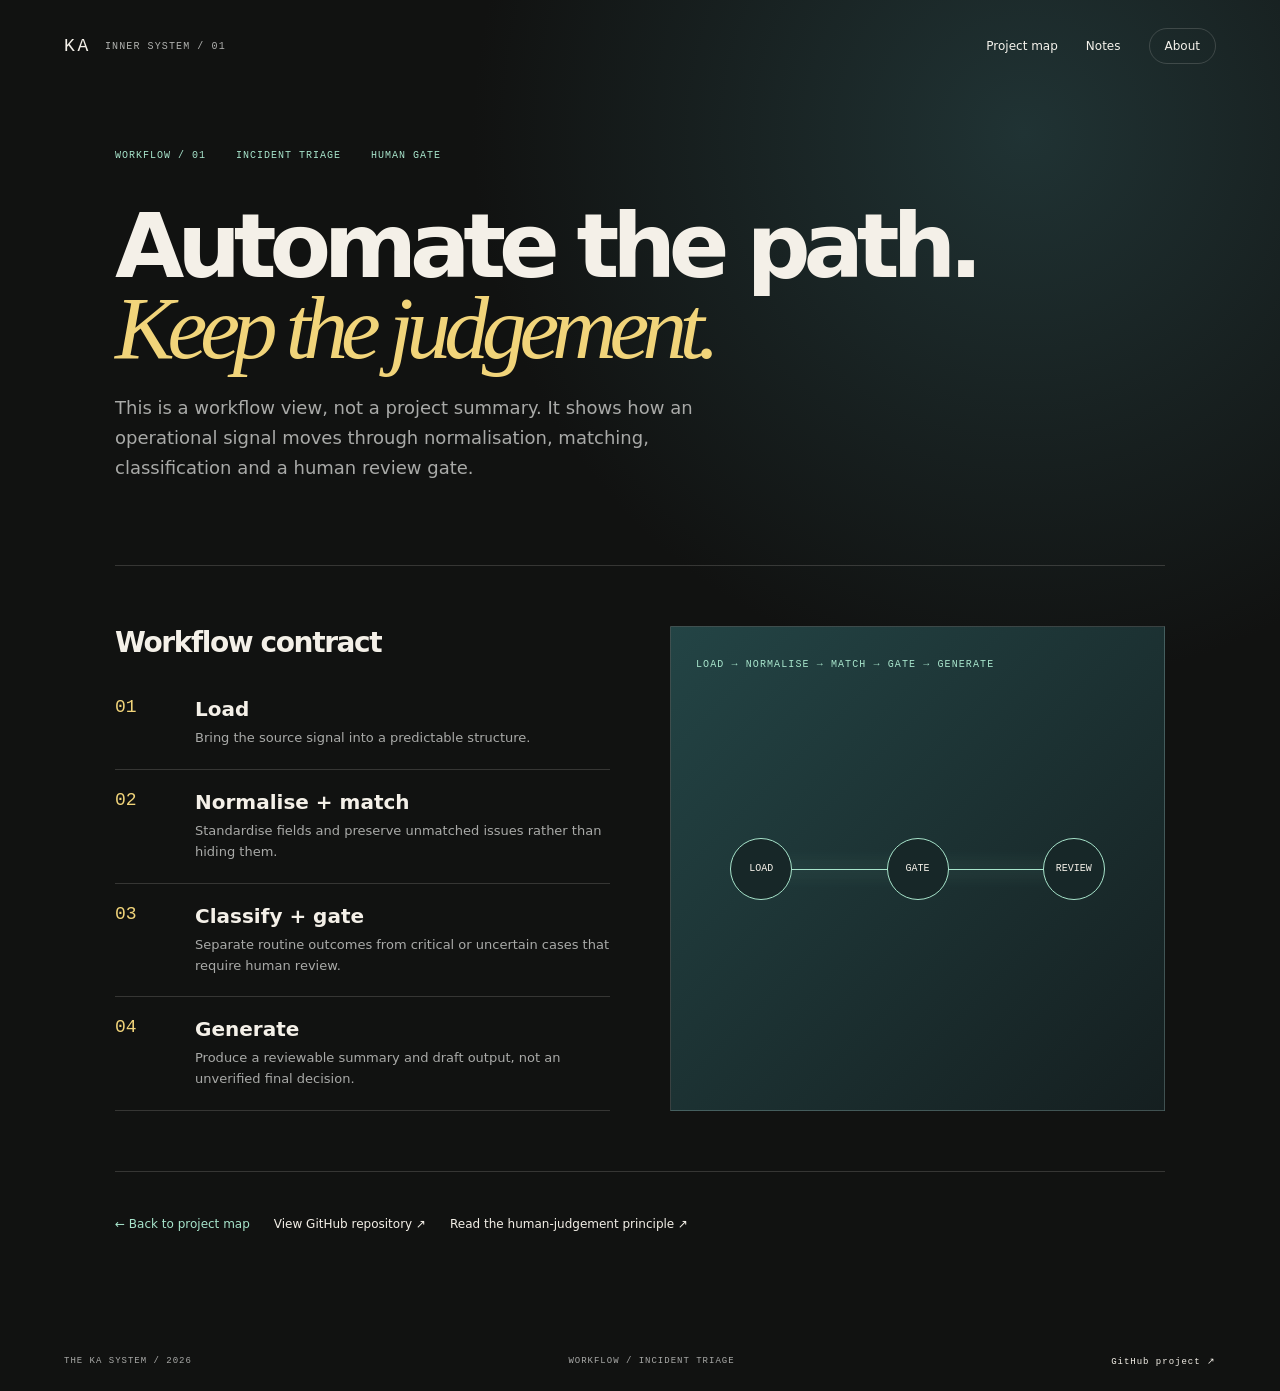
<file: workflows/incident-triage/index.html>
<!doctype html><html lang="en"><head><meta charset="UTF-8"><meta name="viewport" content="width=device-width, initial-scale=1.0"><title>Incident Triage Workflow / The Ka System</title><link rel="stylesheet" href="../../styles.css"><link rel="stylesheet" href="../../portrait-overrides.css"><link rel="stylesheet" href="../../detail-pages.css"></head><body><header class="topbar"><a class="brand" href="../../"><span>KA</span><small>INNER SYSTEM / 01</small></a><nav class="topnav"><a href="../../projects/">Project map</a><a href="../../notes/">Notes</a><a class="outline-link" href="../../about/">About</a></nav></header><main class="detail-page"><div class="detail-wrap"><section class="detail-hero"><div class="detail-meta"><span>WORKFLOW / 01</span><span>INCIDENT TRIAGE</span><span>HUMAN GATE</span></div><h1>Automate the path.<br><em>Keep the judgement.</em></h1><p>This is a workflow view, not a project summary. It shows how an operational signal moves through normalisation, matching, classification and a human review gate.</p></section><section class="detail-content"><div><h2>Workflow contract</h2><div class="workflow-step"><b>01</b><div><h3>Load</h3><p>Bring the source signal into a predictable structure.</p></div></div><div class="workflow-step"><b>02</b><div><h3>Normalise + match</h3><p>Standardise fields and preserve unmatched issues rather than hiding them.</p></div></div><div class="workflow-step"><b>03</b><div><h3>Classify + gate</h3><p>Separate routine outcomes from critical or uncertain cases that require human review.</p></div></div><div class="workflow-step"><b>04</b><div><h3>Generate</h3><p>Produce a reviewable summary and draft output, not an unverified final decision.</p></div></div></div><div class="detail-visual"><span class="card-tag">LOAD → NORMALISE → MATCH → GATE → GENERATE</span><div class="flow-line"></div><div class="flow-nodes"><div class="flow-node">LOAD</div><div class="flow-node">GATE</div><div class="flow-node">REVIEW</div></div></div></section><div class="detail-actions"><a href="../../projects/">← Back to project map</a><a href="https://github.com/Ka-Chun-Ma/incident-monitoring-triage-copilot" target="_blank" rel="noreferrer">View GitHub repository ↗</a><a href="../../about/">Read the human-judgement principle ↗</a></div></div></main><footer><span>THE KA SYSTEM / 2026</span><span>WORKFLOW / INCIDENT TRIAGE</span><a href="https://github.com/Ka-Chun-Ma/incident-monitoring-triage-copilot" target="_blank" rel="noreferrer">GitHub project ↗</a></footer></body></html>
</file>
<file: styles.css>
:root{--ink:#f4f0e8;--muted:#a9aaa8;--line:rgba(244,240,232,.16);--bg:#111211;--blue:#78b8ff;--mint:#a7e4cb;--orange:#ff9c68;--yellow:#f1d47a;--pink:#e7a6cc;--violet:#b6a2f4}*{box-sizing:border-box}html{scroll-behavior:smooth}body{margin:0;background:radial-gradient(circle at 75% 12%,#1d2a2b 0,#111211 32%,#111211 100%);color:var(--ink);font-family:Manrope,system-ui,sans-serif;overflow-x:hidden}.noise{position:fixed;inset:0;pointer-events:none;opacity:.055;z-index:20;background-image:url("data:image/svg+xml,%3Csvg viewBox='0 0 180 180' xmlns='http://www.w3.org/2000/svg'%3E%3Cfilter id='n'%3E%3CfeTurbulence type='fractalNoise' baseFrequency='.9' numOctaves='3' stitchTiles='stitch'/%3E%3C/filter%3E%3Crect width='100%25' height='100%25' filter='url(%23n)' opacity='.35'/%3E%3C/svg%3E")}.topbar{position:fixed;top:0;left:0;right:0;z-index:10;display:flex;align-items:center;justify-content:space-between;padding:28px 5vw;color:var(--ink);mix-blend-mode:screen}.brand{display:flex;align-items:center;gap:14px;color:inherit;text-decoration:none;font-family:'DM Mono',monospace}.brand span{font-size:18px;letter-spacing:.15em}.brand small,.eyebrow,.card-tag,.panel-index,.scene-caption,.manifesto-meta,footer{font-family:'DM Mono',monospace;letter-spacing:.11em;font-size:10px}.brand small{color:var(--muted)}.topnav{display:flex;gap:28px;align-items:center;font-size:12px}.topnav a{color:inherit;text-decoration:none}.outline-link{border:1px solid var(--line);border-radius:100px;padding:10px 15px}.hero{min-height:100vh;display:grid;grid-template-columns:43% 57%;align-items:center;padding:130px 5vw 70px;max-width:1600px;margin:auto}.hero-copy{position:relative;z-index:2;max-width:600px}.eyebrow{color:var(--mint);text-transform:uppercase;margin:0 0 25px}.hero h1{font-size:clamp(42px,5.5vw,86px);line-height:.98;letter-spacing:-.07em;margin:0 0 30px;font-weight:700}.hero h1 em,.evidence-section h2 em{font-family:Georgia,serif;font-weight:400;color:var(--yellow)}.lede{max-width:430px;font-size:16px;line-height:1.7;color:var(--muted)}.hero-actions{display:flex;gap:22px;align-items:center;margin-top:40px}.primary-button,.text-button{display:inline-flex;align-items:center;gap:16px;text-decoration:none;color:var(--bg);font-size:12px;font-weight:700}.primary-button{padding:15px 19px;border-radius:100px;background:var(--ink)}.text-button{color:var(--ink)}.scene{height:min(700px,75vw);min-height:520px;position:relative;perspective:1000px}.orbit{position:absolute;border:1px solid var(--line);border-radius:50%;left:50%;top:50%;transform:translate(-50%,-50%) rotate(-18deg);pointer-events:none}.orbit-one{width:75%;height:48%;border-color:rgba(167,228,203,.32);transform:translate(-50%,-50%) rotate(-25deg)}.orbit-two{width:90%;height:66%;border-color:rgba(241,212,122,.2);transform:translate(-50%,-50%) rotate(32deg)}.portrait-shell{position:absolute;left:50%;top:50%;width:250px;height:330px;transform:translate(-50%,-50%) rotateY(-12deg);transform-style:preserve-3d;filter:drop-shadow(0 35px 35px rgba(0,0,0,.35))}.portrait-glow{position:absolute;inset:20px -20px;background:radial-gradient(circle,#a7e4cb55,transparent 68%);filter:blur(25px)}.portrait{position:absolute;inset:0}.portrait-head{position:absolute;width:148px;height:190px;left:51px;top:34px;border-radius:48% 48% 45% 45%;background:linear-gradient(115deg,#f5c6a2,#b97768 65%,#754a55);box-shadow:inset -20px -12px 30px #502f42, inset 14px 8px 18px #ffe0b9;z-index:2}.hair{position:absolute;left:-4px;top:-10px;width:155px;height:83px;border-radius:55% 45% 25% 25%;background:#2b202a;transform:rotate(3deg);box-shadow:inset -14px -7px 14px #120f16}.portrait-ear{position:absolute;top:107px;width:27px;height:48px;border-radius:50%;background:#bb7b70}.portrait-ear.left{left:39px}.portrait-ear.right{right:39px}.brow{position:absolute;top:69px;width:34px;height:7px;border-top:4px solid #4c3034;border-radius:50%}.brow.left{left:27px;transform:rotate(-5deg)}.brow.right{right:27px;transform:rotate(5deg)}.eye{position:absolute;top:82px;width:13px;height:8px;border-radius:50%;background:#181719}.eye.left{left:38px}.eye.right{right:38px}.nose{position:absolute;top:86px;left:67px;width:13px;height:48px;border-right:2px solid #a15e5d;border-radius:50%}.mouth{position:absolute;top:148px;left:58px;width:33px;height:10px;border-bottom:3px solid #713c4b;border-radius:50%}.portrait-neck{position:absolute;left:91px;top:197px;width:68px;height:66px;background:linear-gradient(90deg,#9d625e,#d69a7b,#754a55);z-index:1}.portrait-shoulder{position:absolute;left:34px;top:244px;width:190px;height:80px;border-radius:55% 55% 20% 20%;background:linear-gradient(125deg,#5d7e82,#203538 65%,#152124);box-shadow:inset 18px 8px 25px #9bc8b655}.portrait-label{position:absolute;bottom:-33px;left:80px;color:var(--muted);font:10px 'DM Mono',monospace;letter-spacing:.2em}.node{position:absolute;border:0;background:none;color:var(--ink);text-align:left;cursor:pointer;z-index:3;padding:5px;transition:transform .35s ease,color .35s ease}.node:hover,.node:focus-visible{transform:scale(1.08);color:var(--mint);outline:none}.node-number{display:block;color:var(--muted);font:10px 'DM Mono',monospace;margin-bottom:7px}.node strong{display:block;font-size:14px}.node small{display:block;color:var(--muted);font-size:10px;margin-top:5px}.node-data{left:2%;top:22%;color:var(--blue)}.node-ai{right:4%;top:12%;color:var(--mint)}.node-build{right:0;top:62%;color:var(--orange)}.node-learn{left:5%;bottom:15%;color:var(--yellow)}.node-think{left:35%;top:2%;color:var(--pink)}.node-life{right:30%;bottom:4%;color:var(--violet)}.scene-caption{position:absolute;right:2%;bottom:28%;color:var(--muted);line-height:1.7}.scene-caption span{color:var(--ink)}.branch-panel{border-top:1px solid var(--line);border-bottom:1px solid var(--line);display:grid;grid-template-columns:20% 1fr auto;gap:35px;align-items:center;padding:50px 5vw;max-width:1600px;margin:auto}.branch-panel h2{font-size:clamp(26px,3vw,46px);letter-spacing:-.04em;margin:0 0 12px}.branch-panel p{color:var(--muted);max-width:650px;line-height:1.6;margin:0}.panel-link,.evidence-card a{color:var(--ink);text-decoration:none;font-size:12px;white-space:nowrap}.panel-link span,.evidence-card a span{color:var(--mint);padding-left:8px}.evidence-section{padding:150px 5vw;max-width:1600px;margin:auto}.section-heading{display:grid;grid-template-columns:1fr 1.2fr 1fr;gap:30px;align-items:end;margin-bottom:65px}.section-heading h2{font-size:clamp(36px,5vw,72px);line-height:.98;letter-spacing:-.07em;margin:0}.section-heading>p:last-child{color:var(--muted);line-height:1.6;max-width:270px}.evidence-grid{display:grid;grid-template-columns:1.3fr 1fr 1fr;gap:14px}.evidence-card{min-height:330px;border:1px solid var(--line);padding:26px;display:flex;flex-direction:column;justify-content:space-between;transition:background .3s,transform .3s}.evidence-card:hover{background:rgba(167,228,203,.06);transform:translateY(-5px)}.evidence-card.featured{background:linear-gradient(135deg,#234445,#172728)}.card-tag{color:var(--mint)}.evidence-card h3{font-size:28px;letter-spacing:-.05em;margin:30px 0 10px}.evidence-card p{color:var(--muted);line-height:1.6;font-size:13px;max-width:310px}.manifesto{padding:160px 12vw 130px;background:#d8e3d5;color:#16201e}.manifesto .eyebrow{color:#577a6c}.manifesto blockquote{font-size:clamp(32px,5vw,76px);line-height:1.05;letter-spacing:-.065em;max-width:1100px;margin:0 0 70px}.manifesto-meta{display:flex;justify-content:space-between;color:#577a6c;border-top:1px solid #9bb5a5;padding-top:20px}footer{display:flex;justify-content:space-between;padding:25px 5vw;color:var(--muted);font-size:9px}footer a{color:var(--ink);text-decoration:none}@media(max-width:900px){.hero{display:block;padding-top:150px}.hero-copy{margin-bottom:35px}.scene{height:600px;min-height:0}.branch-panel{grid-template-columns:1fr;gap:18px}.section-heading{grid-template-columns:1fr;gap:20px}.evidence-grid{grid-template-columns:1fr}.topnav a:not(.outline-link){display:none}}@media(max-width:560px){.topbar{padding:20px 22px}.hero{padding-left:22px;padding-right:22px}.hero h1{font-size:48px}.scene{height:540px;transform:scale(.92);transform-origin:top center;margin-bottom:-45px}.portrait-shell{transform:translate(-50%,-50%) rotateY(-12deg) scale(.82)}.node strong{font-size:12px}.node small{display:none}.node-data{left:-2%}.node-ai{right:-1%}.node-build{right:-7%}.node-think{left:31%}.node-life{right:24%}.branch-panel,.evidence-section{padding-left:22px;padding-right:22px}.manifesto{padding:100px 22px}.manifesto-meta{flex-direction:column;gap:10px}footer{padding:22px;flex-wrap:wrap;gap:12px}}
</file>
<file: portrait-overrides.css>
/* Portrait and starfield layer */
.scene{isolation:isolate;overflow:visible}
.scene::before{content:"";position:absolute;inset:-18%;z-index:-3;background:radial-gradient(circle at 50% 50%,rgba(90,164,190,.16),transparent 33%),radial-gradient(circle at 17% 22%,rgba(167,228,203,.12),transparent 18%),radial-gradient(circle at 82% 73%,rgba(182,162,244,.12),transparent 20%);filter:blur(10px)}
.stars{position:absolute;inset:-12%;z-index:-2;opacity:.8;background-image:radial-gradient(circle at 8% 14%,#fff 0 1px,transparent 1.5px),radial-gradient(circle at 23% 77%,#a7e4cb 0 1px,transparent 1.7px),radial-gradient(circle at 44% 18%,#fff 0 1px,transparent 1.4px),radial-gradient(circle at 68% 29%,#f1d47a 0 1px,transparent 1.5px),radial-gradient(circle at 91% 13%,#fff 0 1px,transparent 1.6px),radial-gradient(circle at 84% 82%,#a7e4cb 0 1px,transparent 1.7px),radial-gradient(circle at 11% 52%,#b6a2f4 0 1px,transparent 1.5px),radial-gradient(circle at 60% 91%,#fff 0 1px,transparent 1.4px);animation:drift 18s ease-in-out infinite alternate}
.stars::after{content:"";position:absolute;inset:10% 4%;background-image:radial-gradient(circle,#fff 0 1px,transparent 1.6px);background-size:97px 83px;opacity:.35;transform:rotate(12deg)}
@keyframes drift{from{transform:translate3d(-5px,3px,0) scale(1)}to{transform:translate3d(7px,-5px,0) scale(1.04)}}
.portrait-shell{width:264px;height:342px;transform:translate(-50%,-50%) rotateY(-12deg);transition:transform .25s ease;z-index:4}
.portrait-glow{inset:-30px;background:radial-gradient(circle,rgba(120,184,255,.24),rgba(167,228,203,.12) 38%,transparent 70%);filter:blur(24px)}
.portrait-frame{position:absolute;inset:0;overflow:hidden;border:1px solid rgba(244,240,232,.55);border-radius:48% 48% 42% 42%;background:#172426;box-shadow:0 0 0 8px rgba(167,228,203,.06),0 25px 65px rgba(0,0,0,.55),inset 0 0 35px rgba(167,228,203,.22);transform:translateZ(22px)}
.portrait-frame::before{content:"";position:absolute;inset:0;z-index:2;background:linear-gradient(125deg,rgba(255,255,255,.23),transparent 25%,transparent 70%,rgba(78,210,194,.18));mix-blend-mode:screen;pointer-events:none}
.portrait-frame img{width:100%;height:100%;object-fit:cover;object-position:center top;filter:saturate(.82) contrast(1.04) brightness(.9)}
.portrait-scan{position:absolute;left:0;right:0;top:23%;height:1px;background:rgba(167,228,203,.75);box-shadow:0 0 12px rgba(167,228,203,.9);z-index:3;animation:scan 5s ease-in-out infinite}
@keyframes scan{0%,100%{top:22%;opacity:.2}45%{top:75%;opacity:.8}}
.portrait-label{left:54px;bottom:-38px;color:var(--mint);font-size:9px;letter-spacing:.16em;white-space:nowrap}
.scene-caption{z-index:5}
@media(max-width:560px){.portrait-shell{transform:translate(-50%,-50%) rotateY(-12deg) scale(.82)}}
</file>
<file: inner-pages.css>
.inner-page{min-height:100vh;background:radial-gradient(circle at 80% 10%,#203334 0,#111211 35%);padding:150px 5vw 90px}.inner-wrap{max-width:1220px;margin:auto}.inner-kicker{display:flex;justify-content:space-between;align-items:center;border-bottom:1px solid var(--line);padding-bottom:20px;color:var(--mint);font:10px 'DM Mono',monospace;letter-spacing:.12em;text-transform:uppercase}.inner-page h1{font-size:clamp(50px,8vw,120px);line-height:.9;letter-spacing:-.08em;max-width:850px;margin:70px 0 30px}.inner-page h1 em{font-family:Georgia,serif;font-weight:400;color:var(--yellow)}.inner-intro{color:var(--muted);font-size:17px;line-height:1.7;max-width:590px}.inner-grid{display:grid;grid-template-columns:repeat(2,1fr);gap:14px;margin-top:90px}.inner-card{min-height:260px;border:1px solid var(--line);padding:25px;display:flex;flex-direction:column;justify-content:space-between;text-decoration:none;color:var(--ink);transition:transform .3s,background .3s}.inner-card:hover{transform:translateY(-5px);background:rgba(167,228,203,.07)}.inner-card.featured{background:linear-gradient(135deg,#234445,#172728)}.inner-card .card-tag{color:var(--mint)}.inner-card h2{font-size:32px;letter-spacing:-.05em;margin:25px 0 10px}.inner-card p{color:var(--muted);line-height:1.6;max-width:450px;margin:0}.card-footer{display:flex;justify-content:space-between;align-items:end;margin-top:30px;font:10px 'DM Mono',monospace;color:var(--muted);letter-spacing:.08em}.card-footer span:last-child{color:var(--ink);font-family:Manrope;font-size:12px;letter-spacing:0}.note-list{margin-top:75px;border-top:1px solid var(--line)}.note-row{display:grid;grid-template-columns:150px 1fr auto;gap:30px;align-items:center;padding:27px 0;border-bottom:1px solid var(--line);text-decoration:none;color:var(--ink)}.note-row time{font:10px 'DM Mono',monospace;color:var(--mint)}.note-row h2{font-size:25px;letter-spacing:-.04em;margin:0 0 8px}.note-row p{color:var(--muted);margin:0;font-size:13px}.note-row>span{color:var(--yellow);font-size:20px}.about-layout{display:grid;grid-template-columns:1.2fr .8fr;gap:80px;margin-top:85px}.about-copy p{font-size:22px;line-height:1.45;letter-spacing:-.025em;margin:0 0 28px}.about-copy p em{font-family:Georgia,serif;color:var(--yellow)}.principles{border-top:1px solid var(--line)}.principle{padding:22px 0;border-bottom:1px solid var(--line)}.principle small{display:block;color:var(--mint);font:10px 'DM Mono',monospace;margin-bottom:9px}.principle p{color:var(--muted);line-height:1.5;margin:0;font-size:13px}.inner-back{display:inline-flex;color:var(--ink);text-decoration:none;font-size:12px;margin-top:70px}.inner-back span{color:var(--mint);padding-left:10px}@media(max-width:700px){.inner-page{padding-left:22px;padding-right:22px}.inner-kicker span:last-child{display:none}.inner-grid,.about-layout{grid-template-columns:1fr;gap:14px}.inner-page h1{margin-top:55px}.note-row{grid-template-columns:1fr;gap:10px}.note-row>span{display:none}.about-layout{gap:50px}.about-copy p{font-size:19px}}
</file>
<file: note-overrides.css>
.note-details{margin-top:90px;border-top:1px solid var(--line)}.note-detail{padding:45px 0;border-bottom:1px solid var(--line);scroll-margin-top:110px}.note-detail h2{font-size:30px;letter-spacing:-.05em;margin:0 0 15px}.note-detail p{max-width:700px;color:var(--muted);line-height:1.7;margin:0}.note-detail .card-tag{display:block;margin-bottom:15px}
</file>
<file: detail-pages.css>
.detail-page{min-height:100vh;background:radial-gradient(circle at 80% 10%,#203334 0,#111211 35%);padding:150px 5vw 100px}.detail-wrap{max-width:1050px;margin:auto}.detail-hero{border-bottom:1px solid var(--line);padding-bottom:65px}.detail-hero h1{font-size:clamp(48px,7vw,100px);line-height:.9;letter-spacing:-.08em;max-width:900px;margin:45px 0 25px}.detail-hero h1 em{font-family:Georgia,serif;color:var(--yellow);font-weight:400}.detail-hero>p{font-size:18px;line-height:1.65;color:var(--muted);max-width:650px}.detail-meta{display:flex;gap:30px;flex-wrap:wrap;color:var(--mint);font:10px 'DM Mono',monospace;letter-spacing:.1em}.detail-content{display:grid;grid-template-columns:1fr 1fr;gap:60px;padding:60px 0;border-bottom:1px solid var(--line)}.detail-content h2{font-size:28px;letter-spacing:-.05em;margin:0 0 18px}.detail-content p,.detail-content li{color:var(--muted);line-height:1.7;font-size:14px}.detail-content ul{padding-left:20px}.detail-visual{min-height:250px;border:1px solid var(--line);background:linear-gradient(135deg,#234445,#151f20);position:relative;overflow:hidden;padding:25px}.flow-line{position:absolute;left:16%;right:16%;top:50%;height:1px;background:var(--mint);box-shadow:0 0 18px var(--mint)}.flow-nodes{position:absolute;inset:25% 12%;display:flex;justify-content:space-between;align-items:center}.flow-node{width:62px;height:62px;border:1px solid var(--mint);border-radius:50%;display:grid;place-items:center;color:var(--ink);font:10px 'DM Mono',monospace;background:#172728}.workflow-step{padding:20px 0;border-bottom:1px solid var(--line);display:grid;grid-template-columns:60px 1fr;gap:20px}.workflow-step b{color:var(--yellow);font:18px 'DM Mono',monospace}.workflow-step h3{margin:0 0 7px;font-size:20px}.workflow-step p{margin:0;color:var(--muted);line-height:1.6;font-size:13px}.detail-actions{display:flex;gap:24px;margin-top:45px}.detail-actions a{color:var(--ink);text-decoration:none;font-size:12px}.detail-actions a:first-child{color:var(--mint)}@media(max-width:700px){.detail-page{padding-left:22px;padding-right:22px}.detail-content{grid-template-columns:1fr;gap:35px}.detail-actions{flex-wrap:wrap}}
</file>
